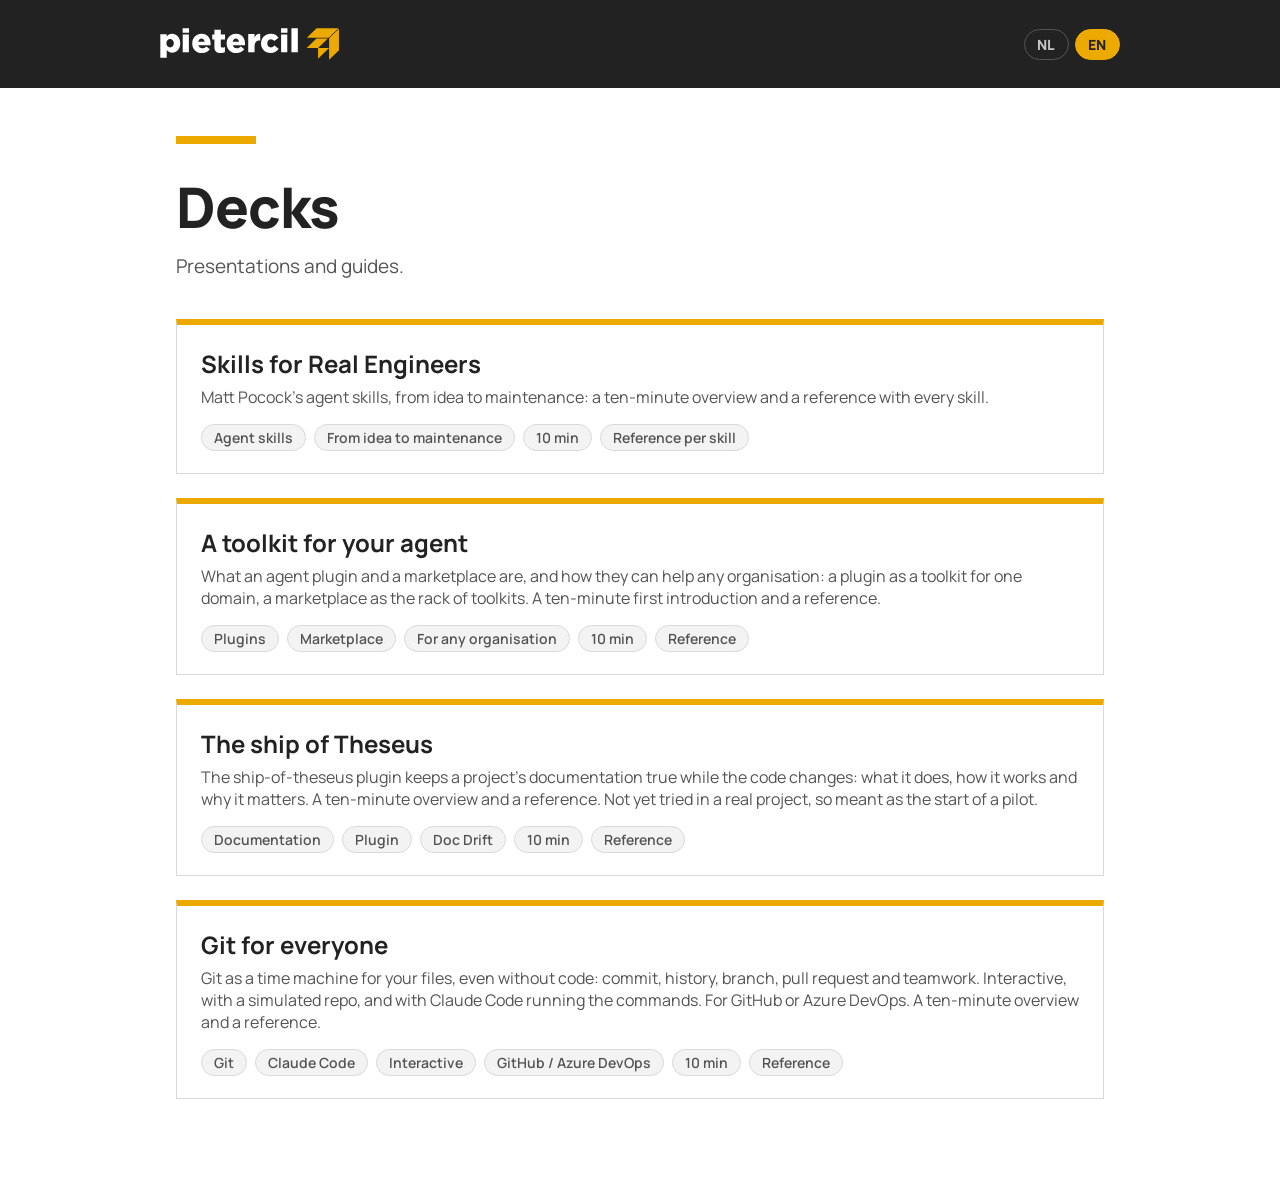
<file: index.html>
<!doctype html>
<html lang="nl">
<head>
<meta charset="utf-8">
<meta name="viewport" content="width=device-width, initial-scale=1">
<title>Decks | Pietercil</title>
<link rel="icon" href="_shared/favicon.svg" type="image/svg+xml">
<link rel="preconnect" href="https://fonts.googleapis.com">
<link rel="preconnect" href="https://fonts.gstatic.com" crossorigin>
<link rel="stylesheet" href="https://fonts.googleapis.com/css2?family=Manrope:wght@400;600;800&display=swap">
<style>
  :root { --brand: #eca900; --fg: #222; --dim: #545454; --line: #d9d9d9; --bg: #fff; --bg-2: #f3f3f3; }
  @media (prefers-color-scheme: dark) { :root { --fg: #f3f3f3; --dim: #c4c4c4; --line: #404040; --bg: #1b1b1b; --bg-2: #222; } }
  * { box-sizing: border-box; }
  body { margin: 0; background: var(--bg); color: var(--fg); font-family: Manrope, system-ui, sans-serif; }
  header { background: #222; color: #fff; padding: 28px 16px; }
  header .in, main { max-width: 960px; margin: 0 auto; }
  header .in { display: flex; align-items: center; justify-content: space-between; gap: 16px; }
  header svg { height: 32px; display: block; }
  .switch { display: flex; gap: 6px; }
  .switch button { font: inherit; font-size: 14px; font-weight: 800; letter-spacing: .04em; padding: 5px 12px; border: 1px solid #555; border-radius: 999px; background: transparent; color: #c4c4c4; cursor: pointer; transition: background .2s, border-color .2s; }
  .switch button:hover { border-color: var(--brand); color: #fff; }
  .switch button.on { background: var(--brand); border-color: var(--brand); color: #222; }
  main { padding: 48px 16px 80px; }
  h1 { font-size: clamp(36px, 6vw, 56px); font-weight: 800; letter-spacing: -.02em; margin: 0 0 8px; }
  h1::before { content: ""; display: block; width: 80px; height: 8px; background: var(--brand); margin-bottom: 24px; }
  p.lead { color: var(--dim); font-size: 19px; margin: 0 0 40px; }
  .deck + .deck { margin-top: 24px; }
  .deck { position: relative; border: 1px solid var(--line); border-top: 6px solid var(--brand); padding: 22px 24px; background: var(--bg); transition: border-color .2s; }
  .deck:hover { border-color: var(--brand); }
  .deck h2 { margin: 0 0 6px; font-size: 24px; }
  .deck h2 a { color: inherit; text-decoration: none; }
  /* The title link covers the whole card, so a click anywhere on it opens the deck. */
  .deck h2 a::after { content: ""; position: absolute; inset: 0; }
  .deck:hover h2 a, .deck h2 a:focus-visible { text-decoration: underline; text-decoration-color: var(--brand); text-underline-offset: 4px; }
  .deck p { margin: 0; color: var(--dim); }
  .tags { display: flex; gap: 8px; flex-wrap: wrap; margin: 16px 0 0; padding: 0; list-style: none; }
  .tags li { padding: 3px 12px; border: 1px solid var(--line); border-radius: 999px; background: var(--bg-2); font-size: 14px; font-weight: 600; color: var(--dim); }
  :focus-visible { outline: 3px solid var(--brand); outline-offset: 3px; }
</style>
</head>
<body>
<header>
  <div class="in">
    <div id="logo"></div>
    <div class="switch" role="group" aria-label="Taal / Language">
      <button type="button" data-lang="nl" lang="nl">NL</button>
      <button type="button" data-lang="en" lang="en">EN</button>
    </div>
  </div>
</header>
<main>
  <h1>Decks</h1>
  <p class="lead" data-t="lead"></p>
  <div class="deck">
    <h2><a data-deck="mattpocock-skills/" data-t="skills.title"></a></h2>
    <p data-t="skills.desc"></p>
    <ul class="tags" data-tags="skills"></ul>
  </div>
  <div class="deck">
    <h2><a data-deck="agent-plugins/" data-t="plugins.title"></a></h2>
    <p data-t="plugins.desc"></p>
    <ul class="tags" data-tags="plugins"></ul>
  </div>
  <div class="deck">
    <h2><a data-deck="ship-of-theseus/" data-t="theseus.title"></a></h2>
    <p data-t="theseus.desc"></p>
    <ul class="tags" data-tags="theseus"></ul>
  </div>
  <div class="deck">
    <h2><a data-deck="git-for-everyone/" data-t="git.title"></a></h2>
    <p data-t="git.desc"></p>
    <ul class="tags" data-tags="git"></ul>
  </div>
</main>
<script>window.DECK = {}; window.I18N = { nl: {} };</script>
<script src="_shared/helpers.js"></script>
<script>
document.getElementById('logo').innerHTML = DECK.h.logo(32).replace('var(--brand)', '#eca900');

const TEXT = {
  nl: {
    lead: 'Presentaties en handleidingen.',
    'skills.title': 'Skills for Real Engineers',
    'skills.desc': 'De agent skills van Matt Pocock, van idee tot onderhoud: een overzicht van tien minuten en een naslag met elke skill.',
    'skills.tags': ['Agent skills', 'Van idee tot onderhoud', '10 min', 'Naslag per skill'],
    'plugins.title': 'Een gereedschapskist voor je agent',
    'plugins.desc': 'Wat een agent plugin en een marketplace zijn, en hoe ze elke organisatie kunnen helpen: een plugin als gereedschapskist voor één domein, een marketplace als het rek met kisten. Een eerste kennismaking van tien minuten en een naslag.',
    'plugins.tags': ['Plugins', 'Marketplace', 'Voor elke organisatie', '10 min', 'Naslag'],
    'theseus.title': 'Het schip van Theseus',
    'theseus.desc': 'De plugin ship-of-theseus houdt de documentatie van een project waar terwijl de code verandert: wat hij doet, hoe hij werkt en waarom het ertoe doet. Een overzicht van tien minuten en een naslag. Nog niet beproefd in een echt project, dus bedoeld als aanzet voor een proefproject.',
    'theseus.tags': ['Documentatie', 'Plugin', 'Doc Drift', '10 min', 'Naslag'],
    'git.title': 'Git voor iedereen',
    'git.desc': 'Git als tijdmachine voor je bestanden, ook zonder code: commit, geschiedenis, branch, pull request en samenwerken. Interactief, met een gesimuleerde repo, en met Claude Code die de commando’s uitvoert. Voor GitHub of Azure DevOps. Een overzicht van tien minuten en een naslag.',
    'git.tags': ['Git', 'Claude Code', 'Interactief', 'GitHub / Azure DevOps', '10 min', 'Naslag'],
  },
  en: {
    lead: 'Presentations and guides.',
    'skills.title': 'Skills for Real Engineers',
    'skills.desc': 'Matt Pocock’s agent skills, from idea to maintenance: a ten-minute overview and a reference with every skill.',
    'skills.tags': ['Agent skills', 'From idea to maintenance', '10 min', 'Reference per skill'],
    'plugins.title': 'A toolkit for your agent',
    'plugins.desc': 'What an agent plugin and a marketplace are, and how they can help any organisation: a plugin as a toolkit for one domain, a marketplace as the rack of toolkits. A ten-minute first introduction and a reference.',
    'plugins.tags': ['Plugins', 'Marketplace', 'For any organisation', '10 min', 'Reference'],
    'theseus.title': 'The ship of Theseus',
    'theseus.desc': 'The ship-of-theseus plugin keeps a project’s documentation true while the code changes: what it does, how it works and why it matters. A ten-minute overview and a reference. Not yet tried in a real project, so meant as the start of a pilot.',
    'theseus.tags': ['Documentation', 'Plugin', 'Doc Drift', '10 min', 'Reference'],
    'git.title': 'Git for everyone',
    'git.desc': 'Git as a time machine for your files, even without code: commit, history, branch, pull request and teamwork. Interactive, with a simulated repo, and with Claude Code running the commands. For GitHub or Azure DevOps. A ten-minute overview and a reference.',
    'git.tags': ['Git', 'Claude Code', 'Interactive', 'GitHub / Azure DevOps', '10 min', 'Reference'],
  },
};

// Same order as the decks: ?lang=, then the site-wide choice (deck.lang, shared with every deck), then the browser, then NL.
const LANGS = Object.keys(TEXT);
const qs = new URLSearchParams(location.search);
const saved = (() => { try { return localStorage.getItem('deck.lang'); } catch (e) { return null; } })();
const fromBrowser = (navigator.languages || [navigator.language || 'nl']).map((l) => String(l).toLowerCase().split('-')[0]).find((l) => LANGS.includes(l));
const lang = [qs.get('lang'), saved, fromBrowser].find((l) => LANGS.includes(l)) || LANGS[0];

function setLang(l, remember = true) {
  if (remember) { try { localStorage.setItem('deck.lang', l); } catch (e) { /* storage unavailable */ } }
  const t = TEXT[l];
  document.documentElement.lang = l;
  document.querySelectorAll('[data-t]').forEach((el) => { el.textContent = t[el.dataset.t]; });
  document.querySelectorAll('[data-tags]').forEach((ul) => { ul.innerHTML = t[ul.dataset.tags + '.tags'].map((x) => `<li>${x}</li>`).join(''); });
  document.querySelectorAll('[data-deck]').forEach((a) => { a.href = a.dataset.deck + '?lang=' + l; a.hreflang = l; });
  document.querySelectorAll('[data-lang]').forEach((b) => { b.classList.toggle('on', b.dataset.lang === l); b.setAttribute('aria-pressed', b.dataset.lang === l); });
  if (qs.has('lang')) { qs.set('lang', l); history.replaceState(null, '', location.pathname + '?' + qs); }
}
document.querySelectorAll('[data-lang]').forEach((b) => b.addEventListener('click', () => setLang(b.dataset.lang)));
// A ?lang= link is a choice too; a guess from the browser is not stored.
setLang(lang, lang === qs.get('lang') || lang === saved);
</script>
</body>
</html>
</file>
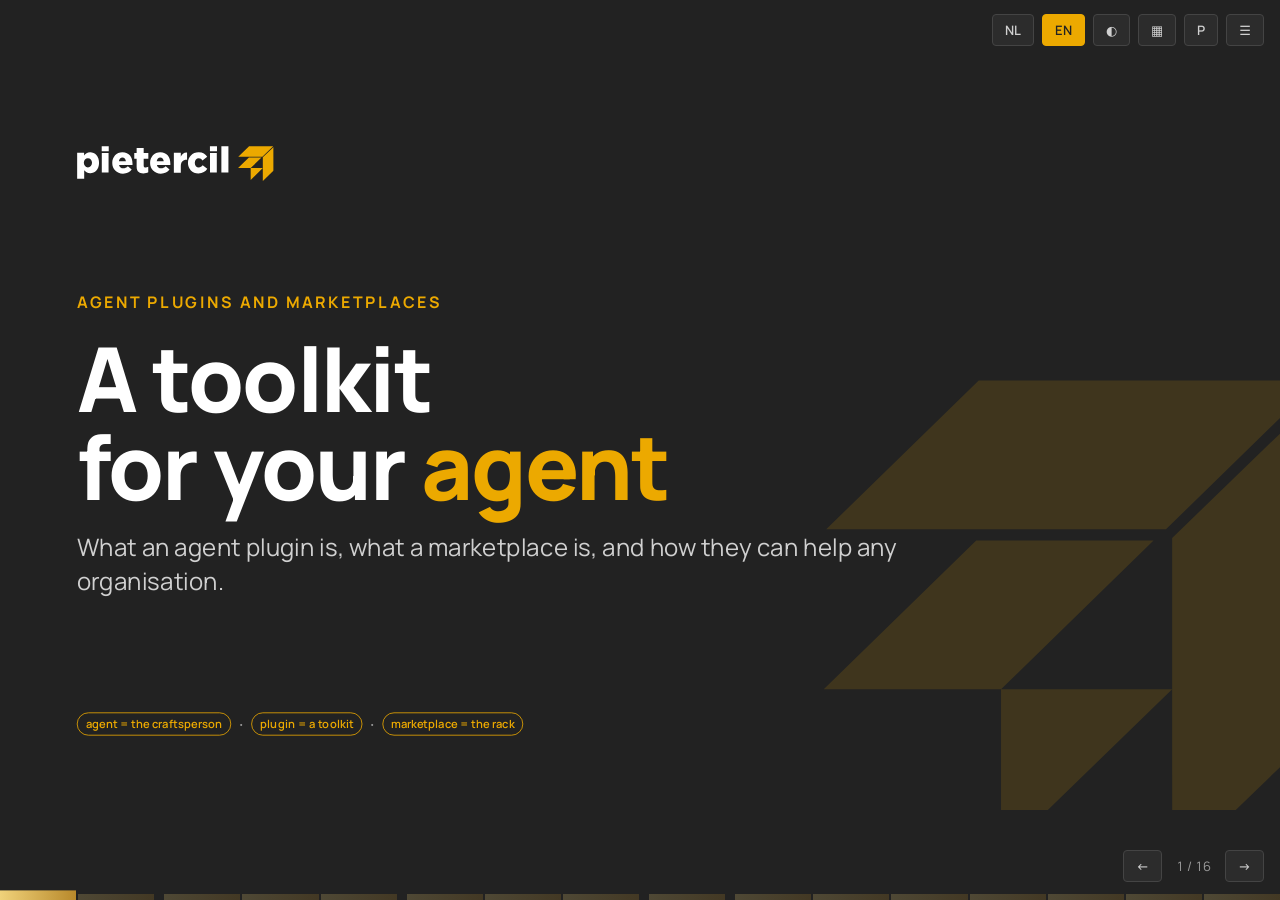
<file: agent-plugins/index.html>
<!doctype html>
<html lang="nl">
<head>
<meta charset="utf-8">
<meta name="viewport" content="width=device-width, initial-scale=1, viewport-fit=cover">
<title>Een gereedschapskist voor je agent | Decks</title>
<link rel="icon" href="../_shared/favicon.svg" type="image/svg+xml">
<meta name="theme-color" content="#222222">
<link rel="preconnect" href="https://fonts.googleapis.com">
<link rel="preconnect" href="https://fonts.gstatic.com" crossorigin>
<link rel="stylesheet" href="https://fonts.googleapis.com/css2?family=Manrope:wght@400;500;600;700;800&family=JetBrains+Mono:wght@400;500;600&display=swap">
<link rel="stylesheet" href="../_shared/deck.css?v=11">
<link rel="stylesheet" href="css/agent-plugins.css?v=8">
</head>
<body>
<div id="viewport"><div class="stage" id="stage"></div></div>

<div class="chrome" id="topbar">
  <button id="themeBtn">◐</button>
  <button id="ovBtn">▦</button>
  <button id="prBtn">P</button>
</div>
<div class="chrome" id="navbar">
  <button id="prevBtn" aria-label="←">←</button>
  <span class="count" id="count">1 / 1</span>
  <button id="nextBtn" aria-label="→">→</button>
</div>
<div id="progress"></div>
<div id="overview" hidden></div>
<div id="blackout" hidden></div>
<div id="rotate" hidden><span id="rotateTxt"></span><button id="rotateBtn" aria-label="Sluiten">✕</button></div>

<script src="i18n/nl.js?v=5"></script>
<script src="i18n/en.js?v=5"></script>
<script src="js/terms.js?v=2"></script>
<script src="../_shared/helpers.js?v=11"></script>
<script src="js/slides.js?v=8"></script>
<script src="../_shared/engine.js?v=13"></script>
</body>
</html>
</file>
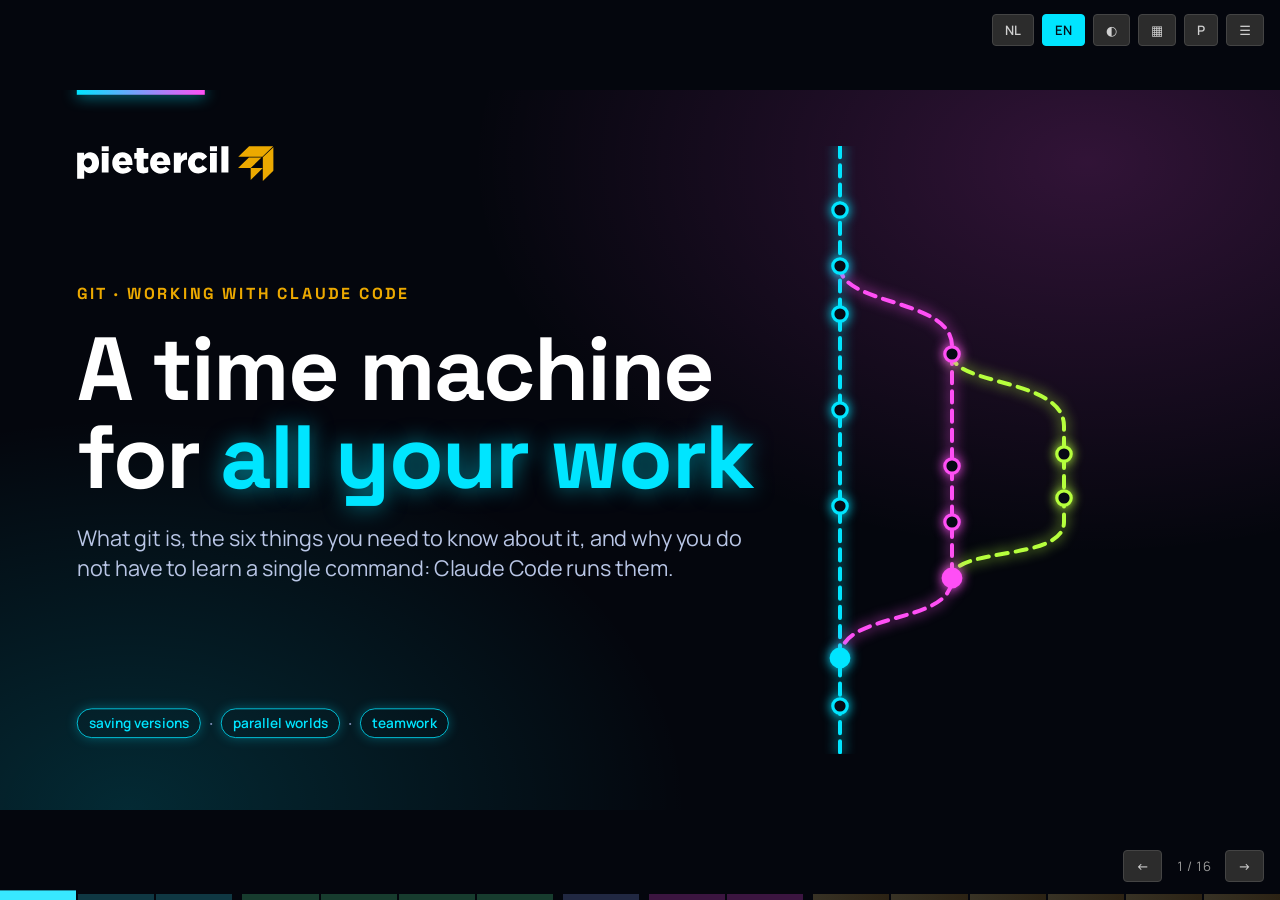
<file: git-for-everyone/index.html>
<!doctype html>
<html lang="nl">
<head>
<meta charset="utf-8">
<meta name="viewport" content="width=device-width, initial-scale=1, viewport-fit=cover">
<title>Git voor iedereen | Decks</title>
<link rel="icon" href="../_shared/favicon.svg" type="image/svg+xml">
<meta name="theme-color" content="#05070f">
<link rel="preconnect" href="https://fonts.googleapis.com">
<link rel="preconnect" href="https://fonts.gstatic.com" crossorigin>
<link rel="stylesheet" href="https://fonts.googleapis.com/css2?family=Manrope:wght@400;500;600;700;800&family=Space+Grotesk:wght@500;600;700&family=JetBrains+Mono:wght@400;500;600&display=swap">
<link rel="stylesheet" href="../_shared/deck.css?v=11">
<link rel="stylesheet" href="css/git-for-everyone.css?v=5">
</head>
<body>
<div id="viewport"><div class="stage" id="stage"></div></div>

<div class="chrome" id="topbar">
  <button id="themeBtn">◐</button>
  <button id="ovBtn">▦</button>
  <button id="prBtn">P</button>
</div>
<div class="chrome" id="navbar">
  <button id="prevBtn" aria-label="←">←</button>
  <span class="count" id="count">1 / 1</span>
  <button id="nextBtn" aria-label="→">→</button>
</div>
<div id="progress"></div>
<div id="overview" hidden></div>
<div id="blackout" hidden></div>
<div id="rotate" hidden><span id="rotateTxt"></span><button id="rotateBtn" aria-label="Sluiten">✕</button></div>

<script src="i18n/nl.js?v=5"></script>
<script src="i18n/en.js?v=5"></script>
<script src="js/terms.js?v=2"></script>
<script src="../_shared/helpers.js?v=11"></script>
<script src="js/sim.js?v=3"></script>
<script src="js/slides.js?v=5"></script>
<script src="../_shared/engine.js?v=15"></script>
</body>
</html>
</file>
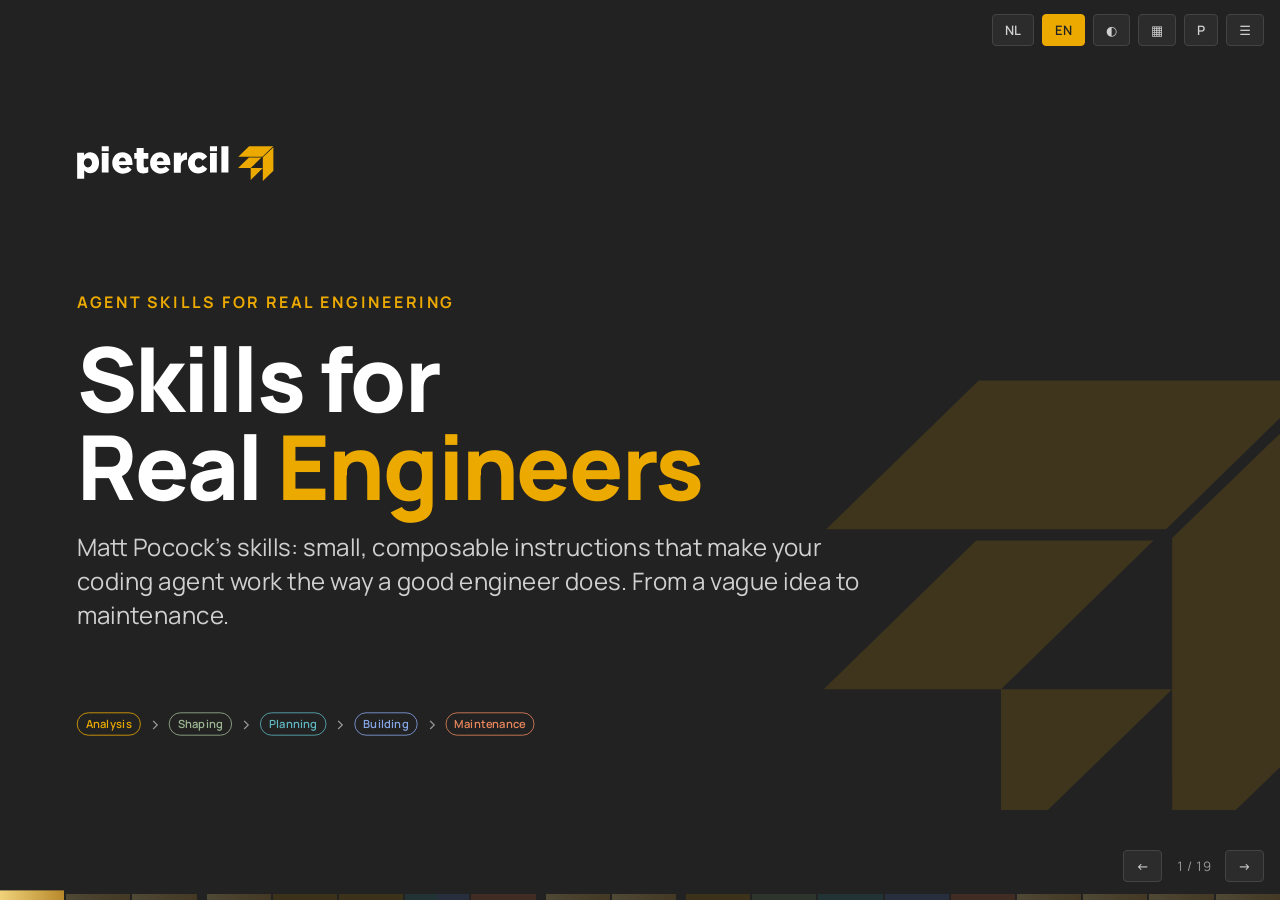
<file: mattpocock-skills/index.html>
<!doctype html>
<html lang="nl">
<head>
<meta charset="utf-8">
<meta name="viewport" content="width=device-width, initial-scale=1, viewport-fit=cover">
<title>Skills for Real Engineers | Decks</title>
<link rel="icon" href="../_shared/favicon.svg" type="image/svg+xml">
<meta name="theme-color" content="#222222">
<link rel="preconnect" href="https://fonts.googleapis.com">
<link rel="preconnect" href="https://fonts.gstatic.com" crossorigin>
<link rel="stylesheet" href="https://fonts.googleapis.com/css2?family=Manrope:wght@400;500;600;700;800&family=JetBrains+Mono:wght@400;500;600&display=swap">
<link rel="stylesheet" href="../_shared/deck.css?v=11">
</head>
<body>
<div id="viewport"><div class="stage" id="stage"></div></div>

<div class="chrome" id="topbar">
  <button id="themeBtn">◐</button>
  <button id="ovBtn">▦</button>
  <button id="prBtn">P</button>
</div>
<div class="chrome" id="navbar">
  <button id="prevBtn" aria-label="←">←</button>
  <span class="count" id="count">1 / 1</span>
  <button id="nextBtn" aria-label="→">→</button>
</div>
<div id="progress"></div>
<div id="overview" hidden></div>
<div id="blackout" hidden></div>
<div id="rotate" hidden><span id="rotateTxt"></span><button id="rotateBtn" aria-label="Sluiten">✕</button></div>

<script src="i18n/nl.js?v=11"></script>
<script src="i18n/en.js?v=11"></script>
<script src="js/skills.js?v=12"></script>
<script src="../_shared/helpers.js?v=11"></script>
<script src="js/slides.js?v=11"></script>
<script src="../_shared/engine.js?v=13"></script>
</body>
</html>
</file>
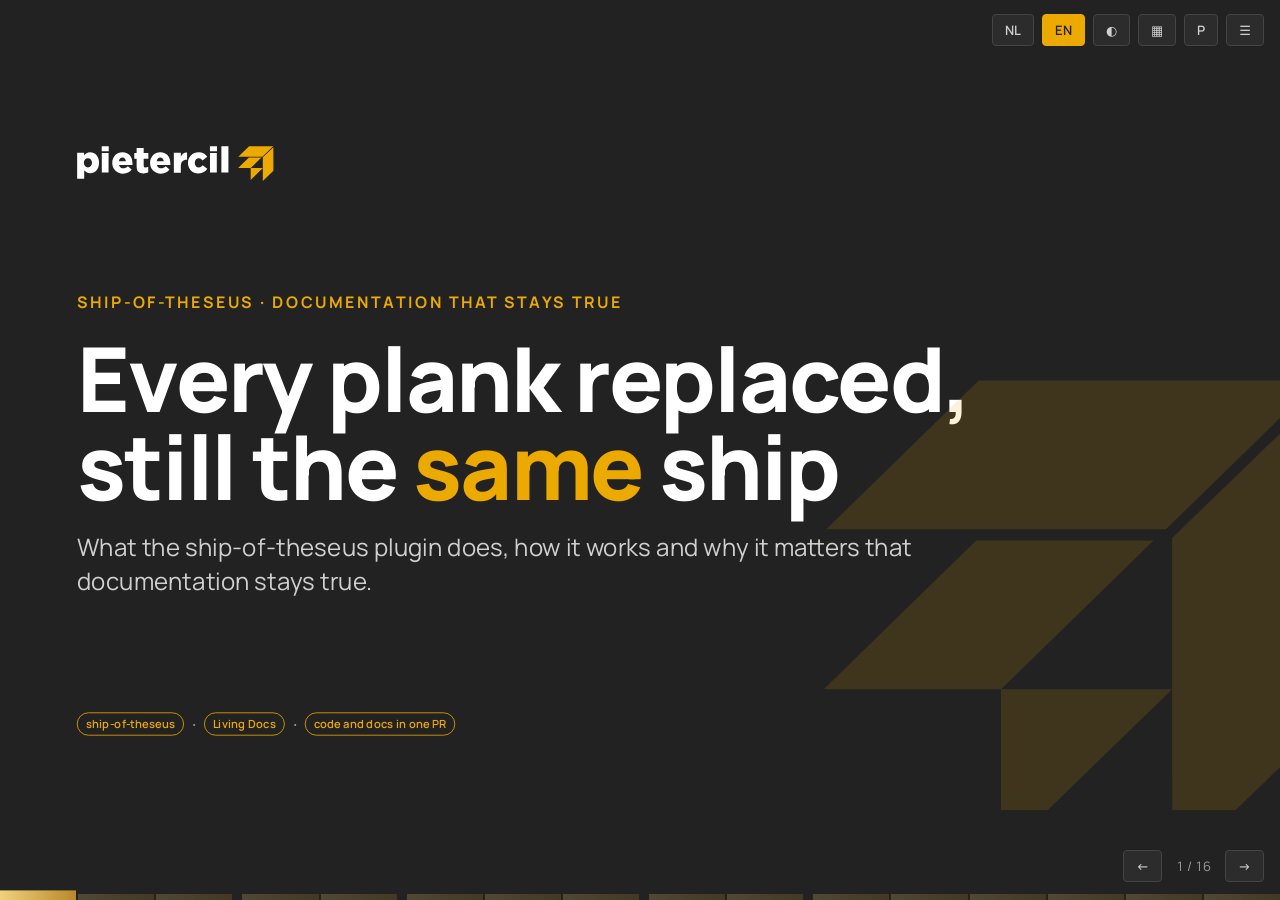
<file: ship-of-theseus/index.html>
<!doctype html>
<html lang="nl">
<head>
<meta charset="utf-8">
<meta name="viewport" content="width=device-width, initial-scale=1, viewport-fit=cover">
<title>Het schip van Theseus | Decks</title>
<link rel="icon" href="../_shared/favicon.svg" type="image/svg+xml">
<meta name="theme-color" content="#222222">
<link rel="preconnect" href="https://fonts.googleapis.com">
<link rel="preconnect" href="https://fonts.gstatic.com" crossorigin>
<link rel="stylesheet" href="https://fonts.googleapis.com/css2?family=Manrope:wght@400;500;600;700;800&family=JetBrains+Mono:wght@400;500;600&display=swap">
<link rel="stylesheet" href="../_shared/deck.css?v=11">
<link rel="stylesheet" href="css/ship-of-theseus.css?v=4">
</head>
<body>
<div id="viewport"><div class="stage" id="stage"></div></div>

<div class="chrome" id="topbar">
  <button id="themeBtn">◐</button>
  <button id="ovBtn">▦</button>
  <button id="prBtn">P</button>
</div>
<div class="chrome" id="navbar">
  <button id="prevBtn" aria-label="←">←</button>
  <span class="count" id="count">1 / 1</span>
  <button id="nextBtn" aria-label="→">→</button>
</div>
<div id="progress"></div>
<div id="overview" hidden></div>
<div id="blackout" hidden></div>
<div id="rotate" hidden><span id="rotateTxt"></span><button id="rotateBtn" aria-label="Sluiten">✕</button></div>

<script src="i18n/nl.js?v=4"></script>
<script src="i18n/en.js?v=4"></script>
<script src="js/terms.js?v=2"></script>
<script src="../_shared/helpers.js?v=11"></script>
<script src="js/slides.js?v=1"></script>
<script src="../_shared/engine.js?v=13"></script>
</body>
</html>
</file>
<file: _shared/deck.css>
/* Shared deck styles in Pietercil branding: Manrope, mustard yellow on white, #222 for ink and dark slabs.
   Layout: a fixed 1600×900 stage scaled to fit. Light is the default; dark via data-theme="dark". */
:root {
  color-scheme: light;
  --brand: #eca900;          /* Pietercil yellow: fills, bars, the logo mark */
  --brand-ink: #9a6e00;      /* the same yellow, dark enough for text on white */
  --bg: #ffffff;
  --bg-2: #f3f3f3;
  --panel: #ffffff;
  --line: #d9d9d9;
  --fg: #222222;
  --fg-dim: #545454;
  --fg-faint: #8a8a8a;
  --ok: #4f7a45;
  --bad: #c73434;
  --slab: #222222;           /* dark slabs (title, closing), the same in both themes */
  --slab-fg: #ffffff;
  --st-analysis: #9a6e00;
  --st-shaping: #5d7a52;
  --st-planning: #24727e;
  --st-development: #3b5c9e;
  --st-maintenance: #b0512b;
  --st-core: #545454;
  --term-bg: #222222;
  --term-fg: #f3f3f3;
  --gold: #c9a24a;                                         /* general slides in the progress bar */
  --gold-fill: linear-gradient(90deg, #f0d27a, #b8892b);
  --shadow: 0 30px 60px -30px rgba(0,0,0,.3);
  --f-body: "Manrope", "Nunito Sans", "Avenir Next", "Segoe UI", system-ui, sans-serif;
  --f-mono: "JetBrains Mono", ui-monospace, "SF Mono", Menlo, Consolas, monospace;
}
:root[data-theme="dark"] {
  color-scheme: dark;
  --brand-ink: #eca900;
  --bg: #1b1b1b; --bg-2: #222222; --panel: #262626; --line: #404040;
  --fg: #f3f3f3; --fg-dim: #c4c4c4; --fg-faint: #8a8a8a;
  --ok: #8fbf82; --bad: #ff6b6b;
  --slab: #111111;
  --st-analysis: #eca900; --st-shaping: #9db893; --st-planning: #5fb7c2;
  --st-development: #86a6e8; --st-maintenance: #e8865c; --st-core: #c4c4c4;
  --term-bg: #111111;
  --shadow: 0 30px 80px -30px rgba(0,0,0,.7);
}

* { box-sizing: border-box; }
html, body { height: 100%; margin: 0; }
body { background: var(--bg); color: var(--fg); font-family: var(--f-body); overflow: hidden; -webkit-font-smoothing: antialiased; }
button { font: inherit; color: inherit; }
a { color: inherit; }
:focus-visible { outline: 3px solid var(--brand); outline-offset: 3px; }

/* ---------- viewport & stage ---------- */
#viewport { position: fixed; inset: 0; overflow: hidden; touch-action: pan-y; transition: background .3s; }
/* The page around the 16:9 stage takes the slide's own background, so there are no side bands. */
body.on-dark #viewport { background: var(--slab); }
body.on-dark .chrome button:not(.on) { background: #2c2c2c; border-color: #444; color: #d0d0d0; }
body.on-dark .chrome .count { color: #9a9a9a; }
#viewport .stage { position: absolute; left: 50%; top: 50%; transform-origin: center center; }
.stage { width: 1600px; height: 900px; position: relative; flex: none; transform-origin: center center; overflow: hidden; background: var(--bg); }
/* Signature: a short yellow bar top-left and the logo mark bottom-right, like the site header's accent. */
.stage::before { content: ""; position: absolute; left: 96px; top: 0; width: 120px; height: 10px; background: var(--brand); }
.stage::after {
  content: ""; position: absolute; right: 40px; bottom: 34px; width: 34px; height: 33px; opacity: .9;
  background: var(--brand);
  -webkit-mask: url("mark.svg") center / contain no-repeat; mask: url("mark.svg") center / contain no-repeat;
}
.stage.dark-slide {
  background: var(--slab); color: var(--slab-fg); --fg: #ffffff; --fg-dim: #d0d0d0; --fg-faint: #9a9a9a; --line: #444; --panel: #2c2c2c; --brand-ink: #eca900;
  --st-analysis: #eca900; --st-shaping: #9db893; --st-planning: #5fb7c2; --st-development: #86a6e8; --st-maintenance: #e8865c; --st-core: #d0d0d0;
}
.stage.dark-slide::before, .stage.dark-slide::after { display: none; }

/* ---------- slide typography ---------- */
.slide { position: absolute; inset: 0; padding: 70px 96px 90px; display: flex; flex-direction: column; gap: 26px; font-size: 24px; line-height: 1.45; }
.slide > * { flex-shrink: 0; }
.slide > .fill { flex-shrink: 1; }
.eyebrow { font-size: 18px; font-weight: 700; letter-spacing: .14em; text-transform: uppercase; color: var(--c, var(--fg-dim)); }
h1, h2, h3 { margin: 0; text-wrap: balance; letter-spacing: -.02em; }
h1 { font-size: 112px; line-height: .98; font-weight: 800; }
h2 { font-size: 56px; line-height: 1.08; font-weight: 800; }
h3 { font-size: 28px; line-height: 1.2; font-weight: 700; letter-spacing: -.01em; }
h2 em, h1 em { font-style: normal; color: var(--brand); }
p { margin: 0; }
.lead { font-size: 30px; line-height: 1.4; color: var(--fg-dim); max-width: 1200px; }
.dim { color: var(--fg-dim); }
.faint { color: var(--fg-faint); }
.small { font-size: 20px; }
.xs { font-size: 17px; }
.mono { font-family: var(--f-mono); }
code { font-family: var(--f-mono); font-size: .85em; background: color-mix(in srgb, var(--fg) 8%, transparent); padding: .08em .35em; border-radius: 6px; }
b, strong { font-weight: 700; color: var(--fg); }
ul.clean { list-style: none; padding: 0; margin: 0; display: grid; gap: 12px; }
ul.clean li { position: relative; padding-left: 30px; }
ul.clean li::before { content: ""; position: absolute; left: 2px; top: .5em; width: 12px; height: 12px; background: var(--c, var(--brand)); clip-path: polygon(30% 0, 100% 0, 70% 100%, 0 100%); }

.grid { display: grid; gap: 26px; min-height: 0; }
.g2 { grid-template-columns: 1fr 1fr; }
.g3 { grid-template-columns: repeat(3, 1fr); }
.g4 { grid-template-columns: repeat(4, 1fr); }
.fill { flex: 1; min-height: 0; }
.row { display: flex; gap: 14px; align-items: center; flex-wrap: wrap; }
.stack { display: flex; flex-direction: column; gap: 14px; min-width: 0; }
.mt-auto { margin-top: auto; }

.panel { background: var(--panel); border: 1px solid var(--line); border-radius: 4px; padding: 24px 26px; display: flex; flex-direction: column; gap: 12px; min-width: 0; }
.panel.top { border-top: 6px solid var(--c, var(--brand)); }
.panel.soft { background: var(--bg-2); border-color: transparent; }
.label { font-size: 15px; font-weight: 700; letter-spacing: .12em; text-transform: uppercase; color: var(--fg-faint); }
.tag { display: inline-flex; align-items: center; gap: 6px; font-size: 14px; font-weight: 600; padding: 3px 10px; border-radius: 999px; border: 1px solid var(--line); color: var(--fg-dim); white-space: nowrap; }
.tag.user { border-color: var(--brand); color: var(--brand-ink); }
.tag.model { border-color: var(--fg-faint); color: var(--fg-dim); border-style: dashed; }
.tag.concept { font-style: italic; }

/* ---------- skill chips ---------- */
.chip {
  --cc: var(--c, var(--st-core));
  display: inline-flex; align-items: center; gap: 6px; font-family: var(--f-mono); font-size: 19px; font-weight: 500;
  padding: 6px 12px; border-radius: 4px; cursor: pointer; color: var(--cc);
  background: color-mix(in srgb, var(--cc) 10%, transparent); border: 1px solid color-mix(in srgb, var(--cc) 45%, transparent);
  transition: transform .15s, background .2s; white-space: nowrap;
}
.chip:hover { transform: translateY(-2px); background: color-mix(in srgb, var(--cc) 20%, transparent); }
.chip.model::after { content: "◦"; opacity: .7; }
.chip.big { font-size: 26px; padding: 9px 16px; }
.chip.sm { font-size: 16px; padding: 3px 9px; }
.panel > .chip, .step > .chip, .stack > .chip { align-self: flex-start; }
.fm .chip.sm { font-size: 13.5px; }

/* ---------- fragments ---------- */
[data-f] { transition: opacity .45s ease, transform .45s ease; }
[data-f]:not(.on) { opacity: 0; transform: translateY(14px); pointer-events: none; }
.stage.all [data-f] { opacity: 1; transform: none; pointer-events: auto; }

/* ---------- title / closing slabs ---------- */
.logo { display: block; width: auto; color: var(--fg); align-self: flex-start; flex: none; }
.dark-slide .logo { color: #fff; }
.slab-mark { position: absolute; right: -60px; bottom: -80px; height: 620px; opacity: .14; pointer-events: none; }
.kicker { font-size: 20px; font-weight: 700; letter-spacing: .16em; text-transform: uppercase; color: var(--brand); }

/* ---------- lifecycle map ---------- */
.map { display: grid; gap: 14px; }
.map-col {
  --c: var(--st); position: relative; padding: 18px 16px 20px; min-height: 300px;
  background: color-mix(in srgb, var(--st) 6%, var(--panel)); border: 1px solid color-mix(in srgb, var(--st) 25%, var(--line));
  border-top: 6px solid var(--st); border-radius: 4px; display: flex; flex-direction: column; gap: 10px;
}
.map-col .n { font-size: 15px; font-weight: 800; color: var(--st); }
.map-col h4 { margin: 0; font-size: 26px; font-weight: 800; color: var(--st); letter-spacing: -.01em; }
.map-col .sub { font-size: 16px; color: var(--fg-dim); line-height: 1.35; min-height: 44px; }
.map-col .chips { display: flex; flex-direction: column; gap: 8px; align-items: flex-start; }
.map-col .chip { font-size: 16px; padding: 4px 9px; }
.map-col:not(:last-child)::after { content: "›"; position: absolute; right: -13px; top: 22px; font-size: 26px; font-weight: 800; color: var(--fg-faint); }
.map-under { display: grid; grid-template-columns: 1fr 1fr; gap: 14px; margin-top: 4px; }
.map-under .band { border: 1px dashed var(--line); border-radius: 4px; padding: 10px 14px; display: flex; align-items: center; gap: 10px; flex-wrap: wrap; }
.map-under .chip { font-size: 16px; padding: 4px 9px; }

/* ---------- flow (steps with arrows) ---------- */
.flow { display: flex; align-items: stretch; gap: 0; }
.flow .step { flex: 1; padding: 20px 20px 22px; background: var(--panel); border: 1px solid var(--line); border-top: 6px solid var(--c); display: flex; flex-direction: column; gap: 10px; position: relative; min-width: 0; }
.flow .step + .step { margin-left: 30px; }
.flow .step + .step::before { content: "→"; position: absolute; left: -26px; top: 50%; transform: translateY(-50%); color: var(--fg-faint); font-size: 22px; font-weight: 800; }
.flow .step p { font-size: 20px; color: var(--fg-dim); }
.flow .step .label { color: var(--c); }

/* ---------- code file / terminal ---------- */
.file { background: var(--term-bg); color: var(--term-fg); border-radius: 4px; font-family: var(--f-mono); font-size: 17px; line-height: 1.5; overflow: hidden; display: flex; flex-direction: column; min-width: 0; }
.file .fname { padding: 10px 16px; border-bottom: 1px solid #3a3a3a; color: #9a9a9a; font-size: 14px; display: flex; justify-content: space-between; gap: 12px; }
.file pre { margin: 0; padding: 16px 18px; white-space: pre-wrap; font: inherit; }
.file .k { color: #eca900; } .file .s { color: #b9d3ad; } .file .c { color: #8a8a8a; } .file .p { color: #9a9a9a; }

/* ---------- callouts, quotes ---------- */
.callout { display: flex; gap: 14px; align-items: center; padding: 14px 20px; border-left: 6px solid var(--c, var(--brand)); background: color-mix(in srgb, var(--c, var(--brand)) 10%, transparent); font-size: 22px; }
.callout.sm { font-size: 19px; padding: 10px 16px; }
.quote { font-size: 21px; color: var(--fg-dim); border-left: 3px solid var(--line); padding-left: 14px; font-style: italic; }
.quote cite { display: block; font-style: normal; font-size: 16px; color: var(--fg-faint); margin-top: 4px; }

/* ---------- failure modes (slide 2) ---------- */
.fm { display: flex; flex-direction: column; gap: 12px; }
.fm .num { font-size: 64px; font-weight: 800; line-height: 1; color: var(--brand); }
.fm .sym { font-size: 20px; color: var(--fg-dim); min-height: 88px; }
.fm .fix { border-top: 1px solid var(--line); padding-top: 12px; display: flex; flex-direction: column; gap: 8px; }
.fm .fix b { font-size: 21px; }

/* ---------- decision tree (cheat sheet) ---------- */
.dt { display: grid; grid-template-columns: 1fr auto; gap: 0; align-content: start; align-items: stretch; }
.dt .q { display: flex; align-items: center; font-size: 20px; padding: 7px 0; border-bottom: 1px solid var(--line); }
.dt .a { display: flex; align-items: center; gap: 8px; justify-content: flex-end; flex-wrap: wrap; padding: 5px 0 5px 22px; border-bottom: 1px solid var(--line); }
.dt .a .chip { font-size: 16px; padding: 3px 9px; }

/* ---------- skill card (modal and reference slides) ---------- */
.card { display: flex; flex-direction: column; gap: 14px; min-width: 0; }
.card .top { display: flex; align-items: center; gap: 14px; flex-wrap: wrap; }
.card h3 { font-family: var(--f-mono); font-weight: 600; color: var(--c); font-size: 38px; letter-spacing: -.01em; }
.card .top .btn { margin-left: auto; }
.card .purpose { font-size: 24px; line-height: 1.4; }
.card dl { display: grid; grid-template-columns: 170px 1fr; gap: 10px 20px; margin: 0; font-size: 20px; }
.card dt { font-size: 14px; font-weight: 700; letter-spacing: .1em; text-transform: uppercase; color: var(--fg-faint); padding-top: 4px; }
.card dd { margin: 0; color: var(--fg-dim); }
.card dd .chip { font-size: 15px; padding: 3px 8px; margin: 0 6px 6px 0; }
.card.compact { background: var(--panel); border: 1px solid var(--line); border-top: 5px solid var(--c); border-radius: 4px; padding: 18px 20px; gap: 10px; }
.card.compact h3 { font-size: 24px; }
.card.compact .tag { font-size: 13px; padding: 1px 8px; }
.card.compact .purpose { font-size: 17px; line-height: 1.4; color: var(--fg); }
.card.compact dl { grid-template-columns: 118px 1fr; gap: 5px 12px; font-size: 16px; line-height: 1.35; }
.card.compact dt { font-size: 12px; padding-top: 3px; }
.card.compact dd { font-family: inherit; }
.ref { display: grid; grid-template-columns: repeat(3, 1fr); gap: 16px; align-content: start; }

/* ---------- terms: a dotted underline means "click for an explanation" ---------- */
button.term { font: inherit; color: inherit; background: none; border: 0; padding: 0; cursor: help; text-align: inherit;
  text-decoration: underline dotted var(--gold) 2px; text-underline-offset: .22em; }
button.term:hover, button.term:focus-visible { text-decoration-style: solid; background: color-mix(in srgb, var(--gold) 14%, transparent); }
button.term.tag { padding: 3px 10px; border: 1px solid var(--line); font-size: 14px; }
.term-modal .card h3 { font-family: var(--f-body); font-weight: 800; color: var(--fg); }
.term-modal dd a { color: var(--brand-ink); }
.gloss { display: grid; grid-template-columns: 1fr 1fr; gap: 18px 40px; align-content: start; }
.gloss .g { display: flex; flex-direction: column; gap: 4px; padding-top: 12px; border-top: 3px solid var(--gold); }
.gloss .g b { font-size: 21px; font-weight: 800; }
.gloss .g p { font-size: 16.5px; line-height: 1.4; color: var(--fg); }
.gloss .g span { font-size: 14px; color: var(--fg-faint); }

/* ---------- modal ---------- */
.modal-wrap { position: absolute; inset: 0; background: color-mix(in srgb, var(--bg) 70%, transparent); backdrop-filter: blur(6px); display: grid; place-items: center; z-index: 20; animation: fade .25s both; }
.modal { width: 1000px; background: var(--panel); border: 1px solid var(--line); border-top: 8px solid var(--c); border-radius: 4px; padding: 36px 42px; box-shadow: var(--shadow); color: var(--fg); animation: pop .35s cubic-bezier(.3,.7,.2,1.2) both; }
.btn { background: var(--panel); border: 1px solid var(--line); border-radius: 4px; padding: 7px 14px; cursor: pointer; font-size: 17px; transition: background .2s; }
.btn:hover { background: var(--bg-2); }
@keyframes fade { from { opacity: 0; } }
@keyframes pop { from { opacity: 0; transform: translateY(20px) scale(.97); } }

/* ---------- chrome (outside the stage) ---------- */
.chrome { position: fixed; z-index: 30; display: flex; gap: 8px; align-items: center; transition: opacity .4s; }
body.idle .chrome { opacity: 0; }
#topbar { top: calc(14px + env(safe-area-inset-top, 0px)); right: 16px; }
#navbar { bottom: calc(18px + env(safe-area-inset-bottom, 0px)); right: 16px; }
.chrome button { background: color-mix(in srgb, var(--panel) 85%, transparent); border: 1px solid var(--line); border-radius: 4px; padding: 6px 12px; cursor: pointer; font-size: 13px; font-weight: 600; color: var(--fg-dim); }
.chrome button.on { color: #222; background: var(--brand); border-color: var(--brand); }
.chrome .count { font-size: 13px; color: var(--fg-faint); padding: 0 6px; font-variant-numeric: tabular-nums; }
#progress { position: fixed; left: 0; right: 0; bottom: 0; height: 6px; display: flex; gap: 2px; z-index: 30; }
#progress .seg { flex: 1; background: var(--fill); cursor: pointer; transition: opacity .4s, transform .3s; transform-origin: bottom; }
#progress .seg.ch-start { margin-left: 8px; }
#progress .seg.todo { opacity: .22; }
#progress .seg.cur { transform: scaleY(1.6); }
#progress .seg:hover { opacity: 1; }
#blackout { position: fixed; inset: 0; background: #000; z-index: 50; }
@media (pointer: coarse) { .chrome button { min-width: 40px; min-height: 40px; font-size: 14px; } }
#rotate { position: fixed; z-index: 35; left: 16px; right: 16px; bottom: calc(76px + env(safe-area-inset-bottom, 0px)); display: flex; align-items: center; gap: 12px; padding: 12px 14px; border-radius: 4px; background: var(--panel); border: 1px solid var(--line); color: var(--fg); font-size: 15px; box-shadow: var(--shadow); }
#rotate span { flex: 1; min-width: 0; }
#rotate button { background: none; border: 1px solid var(--line); border-radius: 4px; padding: 6px 10px; cursor: pointer; color: var(--fg-dim); }
#rotate[hidden] { display: none; }
@media not ((orientation: portrait) and (max-width: 700px)) { #rotate { display: none; } }

/* ---------- overview ---------- */
#overview { position: fixed; inset: 0; z-index: 40; background: var(--bg-2); overflow: auto; padding: 60px 16px 40px; }
#overview .og { display: grid; grid-template-columns: repeat(auto-fill, minmax(288px, 1fr)); gap: 18px; max-width: 1700px; margin: 0 auto; }
#overview .th { cursor: pointer; border-radius: 4px; overflow: hidden; border: 2px solid var(--line); background: var(--bg); position: relative; aspect-ratio: 16/9; max-width: 100%; }
#overview .th.cur { border-color: var(--brand); }
#overview .th .stage { position: absolute; top: 0; left: 0; transform-origin: 0 0; pointer-events: none; }
#overview .th .n { position: absolute; left: 8px; bottom: 6px; font-size: 12px; font-weight: 600; color: var(--fg-dim); z-index: 2; background: var(--bg); padding: 1px 6px; border-radius: 4px; }

/* ---------- presenter ---------- */
body.presenter { overflow: auto; background: var(--bg); }
#presenter { display: grid; grid-template-columns: 1.4fr 1fr; grid-template-rows: auto 1fr; gap: 20px; padding: 64px 20px 20px; height: 100%; }
#presenter .pv { position: relative; border: 1px solid var(--line); border-radius: 4px; overflow: hidden; aspect-ratio: 16/9; background: var(--bg); max-width: 100%; }
#presenter .pv .stage { position: absolute; top: 0; left: 0; transform-origin: 0 0; }
#presenter .side { display: flex; flex-direction: column; gap: 16px; min-width: 0; }
#presenter .clock { display: flex; gap: 24px; align-items: baseline; }
#presenter .clock .big { font-size: 56px; font-weight: 800; font-variant-numeric: tabular-nums; }
#presenter .pace { font-size: 18px; font-weight: 600; }
#presenter .pace.ahead { color: var(--ok); } #presenter .pace.behind { color: var(--bad); }
#presenter .notes { grid-column: 1 / -1; font-size: 26px; line-height: 1.5; background: var(--bg-2); border-radius: 4px; padding: 24px 28px; overflow: auto; min-height: 0; }
#presenter .notes .ch { font-size: 14px; font-weight: 700; color: var(--fg-faint); letter-spacing: .1em; text-transform: uppercase; margin-bottom: 10px; }
#presenter .nextlbl { font-size: 13px; font-weight: 700; color: var(--fg-faint); letter-spacing: .1em; text-transform: uppercase; }
#presenter .pbtns { display: flex; gap: 8px; flex-wrap: wrap; }
@media (max-width: 1000px) {
  #presenter { grid-template-columns: 1fr; grid-template-rows: auto; height: auto; }
  #presenter .pv#pvNext { width: 100% !important; }
  #presenter .notes { font-size: 20px; }
}

/* ---------- menu (☰ or ?) and the handout badge ---------- */
#menu { position: fixed; top: calc(56px + env(safe-area-inset-top, 0px)); right: 16px; z-index: 45; }
#menu[hidden] { display: none; }
.menu-in { width: 320px; background: var(--panel); border: 1px solid var(--line); border-top: 6px solid var(--brand); border-radius: 4px; box-shadow: var(--shadow); padding: 14px 14px 12px; display: flex; flex-direction: column; gap: 4px; animation: pop .2s ease-out both; }
.menu-in .label { font-size: 12px; margin: 8px 6px 2px; }
.menu-in .label:first-child { margin-top: 0; }
.menu-in .home + .label { margin-top: 6px; }
.menu-in .hint { font-size: 13px; color: var(--fg-faint); margin: 8px 6px 0; line-height: 1.4; }
.cmd { display: flex; align-items: center; justify-content: space-between; gap: 12px; width: 100%; text-align: left; background: none; border: 1px solid transparent; border-radius: 4px; padding: 7px 10px; cursor: pointer; font-size: 15px; font-weight: 600; color: var(--fg); }
.cmd:hover, .cmd:focus-visible { background: var(--bg-2); }
.cmd.home { text-decoration: none; border-bottom: 1px solid var(--line); border-radius: 4px 4px 0 0; margin-bottom: 4px; padding-bottom: 10px; }
.cmd.on span::after { content: " ✓"; color: var(--brand-ink); }
kbd { font-family: var(--f-mono); font-size: 12px; font-weight: 600; color: var(--fg-dim); border: 1px solid var(--line); border-bottom-width: 2px; border-radius: 4px; padding: 1px 6px; min-width: 22px; text-align: center; }
/* Buttons on a slide use the same commands, laid out as a grid. */
.cmds { display: grid; grid-template-columns: 1fr 1fr; gap: 6px 14px; }
.cmds .cmd { font-size: 18px; border-color: var(--line); padding: 9px 14px; }
.cmds kbd { font-size: 14px; }
#allBadge { position: fixed; z-index: 31; top: calc(14px + env(safe-area-inset-top, 0px)); left: 16px; background: var(--brand); color: #222; border: 0; border-radius: 4px; padding: 6px 12px; font-size: 13px; font-weight: 800; letter-spacing: .06em; text-transform: uppercase; cursor: pointer; }
#allBadge[hidden] { display: none; }

/* ---------- presenter notes: one paragraph per click ---------- */
#presenter .notes .np { margin: 0 0 12px; padding: 6px 12px; border-left: 4px solid transparent; border-radius: 2px; }
#presenter .notes .np.past { color: var(--fg-faint); }
#presenter .notes .np.cur { border-left-color: var(--brand); background: color-mix(in srgb, var(--brand) 12%, transparent); }
#presenter .notes .click { display: inline-block; font-size: .7em; font-weight: 800; color: #222; background: var(--brand); border-radius: 3px; padding: 0 6px; margin-right: 10px; vertical-align: .15em; }

/* ---------- print (?print, ?print&notes) ---------- */
body.print { overflow: visible; background: #e5e5e5; }
body.print * { -webkit-print-color-adjust: exact; print-color-adjust: exact; }
body.print .page { width: 1600px; margin: 0 auto 24px; background: #fff; break-after: page; }
body.print.with-notes .page { height: 2263px; page: notes; display: flex; flex-direction: column; }
.print-notes { padding: 56px 96px; font-size: 30px; line-height: 1.5; color: #222; }
.print-notes .ch { font-size: 18px; font-weight: 700; letter-spacing: .12em; text-transform: uppercase; color: #8a8a8a; margin-bottom: 20px; padding-top: 18px; border-top: 6px solid var(--brand); width: fit-content; }
.print-notes p { margin: 0 0 20px; }
@page { size: 1600px 900px; margin: 0; }
@page notes { size: 1600px 2263px; margin: 0; }
@media print { body.print { background: #fff; } body.print .page { margin: 0; } }

@media (prefers-reduced-motion: reduce) { *, *::before, *::after { animation-duration: .001s !important; transition-duration: .001s !important; } }
</file>
<file: agent-plugins/css/agent-plugins.css>
/* Deck-specific styles for "A toolkit for your agent". Builds on _shared/deck.css tokens. */

.big-def { font-size: 34px; line-height: 1.35; font-weight: 600; }

/* ---------- anatomy of a plugin (slide 4) ---------- */
.file.tree { font-size: 19px; }
.file.tree pre { padding: 20px 22px; }
.part { display: flex; flex-direction: column; gap: 4px; border-left: 6px solid var(--brand); background: var(--panel); padding: 12px 20px; }
.part .kname { font-size: 27px; font-weight: 800; letter-spacing: -.01em; }
.part p.small { font-size: 20px; line-height: 1.35; }

/* ---------- scenario switch (slide 6) ---------- */
.switch { display: inline-flex; border: 1px solid var(--line); border-radius: 999px; padding: 4px; gap: 4px; background: var(--bg-2); }
.switch button { border: 0; background: none; border-radius: 999px; padding: 8px 18px; font-size: 18px; font-weight: 700; color: var(--fg-dim); cursor: pointer; }
.switch button.on { background: var(--brand); color: #222; }
.switch button:not(.on):hover { background: var(--panel); }

/* ---------- mock app window (slide 6) ---------- */
.app { border: 1px solid var(--line); border-radius: 8px; overflow: hidden; display: flex; flex-direction: column; background: var(--bg-2); box-shadow: var(--shadow); min-height: 0; }
.app-bar { display: flex; align-items: center; gap: 14px; padding: 10px 16px; border-bottom: 1px solid var(--line); background: var(--panel); font-size: 15px; font-weight: 600; color: var(--fg-faint); }
.app-bar .dots { display: inline-flex; gap: 6px; }
.app-bar .dots i { width: 11px; height: 11px; border-radius: 50%; background: var(--line); }
.app-body { padding: 14px 18px; display: flex; flex-direction: column; gap: 9px; flex: 1; min-height: 0; }
.pcard { background: var(--panel); border: 1px solid var(--line); border-left: 5px solid var(--brand); border-radius: 6px; padding: 9px 16px; display: flex; flex-direction: column; gap: 2px; }
.pcard .added { margin-left: auto; font-size: 14px; font-weight: 700; color: var(--ok); }
.msg { border-radius: 10px; padding: 10px 14px; font-size: 18px; line-height: 1.4; }
.chain { display: flex; flex-direction: column; gap: 4px; }
.chain .lnk { display: grid; grid-template-columns: 190px 1fr; align-items: baseline; gap: 12px; font-size: 17px; line-height: 1.3; padding: 4px 12px; border-radius: 6px; background: var(--panel); border: 1px solid var(--line); }
.chain .lnk code { font-weight: 600; color: var(--brand-ink); }
.msg.tools { display: flex; flex-wrap: wrap; gap: 8px; padding: 0; }
.msg.tools .tool { font-size: 14.5px; font-weight: 600; padding: 4px 10px; border-radius: 999px; border: 1px solid color-mix(in srgb, var(--ok) 50%, var(--line)); color: var(--ok); background: var(--panel); }
.msg.out { background: var(--panel); border: 1px solid var(--line); display: flex; flex-direction: column; gap: 8px; }
.msg.out .rule { color: var(--fg-faint); border-top: 1px dashed var(--line); padding-top: 6px; }

.xstep { display: flex; gap: 14px; align-items: flex-start; padding: 8px 0; border-top: 1px solid var(--line); }
.xstep p.xs { font-size: 17px; line-height: 1.35; }
.xstep p.xs code { font-size: 14px; }
.mbar { display: flex; align-items: center; gap: 10px; flex-wrap: nowrap; white-space: nowrap; padding: 6px 14px; border-radius: 6px; background: var(--panel); border: 1px dashed var(--line); }
.mbar code { font-size: 15px; font-weight: 600; color: var(--brand-ink); }
.mbar .added { margin-left: auto; font-size: 14px; font-weight: 700; color: var(--ok); }
.xstep .n { flex: none; width: 34px; height: 34px; border-radius: 50%; background: var(--brand); color: #222; font-weight: 800; display: grid; place-items: center; font-size: 20px; }
.xstep b { font-size: 21px; }

/* ---------- the rack and the department benches (slide 7) ---------- */
/* One colour per domain; Vergaderingen carries the brand yellow. */
.k-meeting { --kc: var(--brand); }
.k-incident { --kc: #c4553f; }
.k-onboarding { --kc: #4d8a5a; }
.k-questions { --kc: #3e6db3; }
.k-reporting { --kc: #7b5aa8; }
.k-knowledge { --kc: #2c7c84; }
:root[data-theme="dark"] .k-incident { --kc: #e07560; }
:root[data-theme="dark"] .k-onboarding { --kc: #72b07e; }
:root[data-theme="dark"] .k-questions { --kc: #739ad8; }
:root[data-theme="dark"] .k-reporting { --kc: #a487cc; }
:root[data-theme="dark"] .k-knowledge { --kc: #52a8b0; }

.rackslide { display: flex; flex-direction: column; justify-content: center; }
/* The rack: a pegboard with a shelf the toolkits stand on. */
.rack { position: relative; display: grid; grid-template-columns: repeat(6, 1fr); gap: 18px; padding: 34px 18px 14px; border-radius: 6px 6px 0 0;
  background: radial-gradient(circle, color-mix(in srgb, var(--fg-faint) 35%, transparent) 1.6px, transparent 2px) 0 0 / 22px 22px, var(--bg-2);
  border-bottom: 12px solid color-mix(in srgb, var(--fg-faint) 70%, var(--bg)); }
.rack-tag { position: absolute; top: 8px; right: 14px; font-size: 13px; color: var(--fg-faint); }
.kist { display: flex; flex-direction: column; gap: 4px; align-items: center; text-align: center; }
.kist h3 { font-size: 22px; margin-top: 6px; }
.kist p.xs { font-size: 15px; line-height: 1.3; }
.kbox { position: relative; width: 150px; height: 92px; margin-top: 18px; border: 3px solid var(--kc); border-radius: 9px; color: var(--kc);
  background: linear-gradient(var(--kc) 0 22px, color-mix(in srgb, var(--kc) 14%, var(--panel)) 22px); display: grid; place-items: end center; padding-bottom: 10px;
  transition: transform .35s ease, box-shadow .35s ease; }
.kbox::before { content: ''; position: absolute; left: 50%; width: 54px; margin-left: -27px; top: -19px; height: 19px; border: 5px solid var(--kc); border-bottom: 0; border-radius: 14px 14px 0 0; }
.kbox::after { content: ''; position: absolute; left: 50%; width: 22px; margin-left: -11px; top: 14px; height: 14px; border-radius: 3px; background: var(--panel); border: 2px solid var(--kc); }
.kbox svg { width: 46px; height: 46px; fill: none; stroke: currentColor; stroke-width: 2; stroke-linecap: round; stroke-linejoin: round; }

/* The benches: one per department; its toolkits drop onto the top. */
.benches { display: grid; grid-template-columns: repeat(5, 1fr); gap: 24px; }
.bench { display: flex; flex-direction: column; align-items: stretch; }
.bench .minis { display: flex; gap: 10px; align-items: flex-end; height: 62px; padding: 0 14px; }
.bench .top { height: 12px; border-radius: 3px; background: color-mix(in srgb, var(--fg-faint) 70%, var(--bg)); position: relative; margin-bottom: 30px; }
.bench .top::before, .bench .top::after { content: ''; position: absolute; top: 12px; width: 10px; height: 28px; background: color-mix(in srgb, var(--fg-faint) 50%, var(--bg)); }
.bench .top::before { left: 18px; } .bench .top::after { right: 18px; }
.bench b { font-size: 24px; text-align: center; }
.mk { position: relative; width: 58px; height: 46px; border-radius: 7px; background: var(--kc); color: #fff; display: grid; place-items: center;
  opacity: 0; transform: translateY(-90px); transition: opacity .3s ease calc(var(--i) * .14s + .15s), transform .55s cubic-bezier(.3, 1.45, .55, 1) calc(var(--i) * .14s + .15s), box-shadow .3s ease; }
.mk::before { content: ''; position: absolute; left: 50%; width: 22px; margin-left: -11px; top: -9px; height: 9px; border: 3px solid var(--kc); border-bottom: 0; border-radius: 8px 8px 0 0; }
.mk.k-meeting { color: #222; }
.mk svg { width: 26px; height: 26px; fill: none; stroke: currentColor; stroke-width: 2.2; stroke-linecap: round; stroke-linejoin: round; }
.bench.on .mk, .stage.all .mk { opacity: 1; transform: none; }

/* While a bench fills, its toolkits lift on the rack. */
.rackslide:has(.b1.on):not(:has(.b2.on)) .p1 .kbox,
.rackslide:has(.b2.on):not(:has(.b3.on)) .p2 .kbox,
.rackslide:has(.b3.on):not(:has(.b4.on)) .p3 .kbox,
.rackslide:has(.b4.on):not(:has(.b5.on)) .p4 .kbox,
.rackslide:has(.b5.on):not(:has(.finale.on)) .p5 .kbox { transform: translateY(-10px); box-shadow: 0 12px 14px -8px color-mix(in srgb, var(--kc) 70%, transparent); }

/* Finale: one Vergaderingen toolkit on the rack, on every bench. */
.links { display: block; width: 100%; height: 64px; overflow: visible; }
.links line { stroke: var(--brand); stroke-width: 2.5; stroke-dasharray: 1; stroke-dashoffset: 1; transition: stroke-dashoffset .8s ease; }
.rackslide:has(.finale.on) .links line { stroke-dashoffset: 0; }
.rackslide:has(.finale.on) .mk:not(.k-meeting) { opacity: .28; transition-delay: 0s; }
.rackslide:has(.finale.on) .mk.k-meeting,
.rackslide:has(.finale.on) .kist.k-meeting .kbox { box-shadow: 0 0 0 4px var(--bg), 0 0 0 7px var(--brand); }
.rackslide .finale { margin-top: 18px; }

/* ---------- how a toolkit gets onto the rack (slide 8) ---------- */
.journey { display: grid; grid-template-columns: .8fr 1fr 1.15fr 1.2fr .95fr; gap: 34px; align-items: stretch; }
.st { position: relative; display: flex; flex-direction: column; gap: 12px; }
.st:not(:last-child)::after { content: '→'; position: absolute; right: -27px; top: 44%; font-size: 26px; color: var(--fg-faint); }
.st .label { min-height: 34px; }
.st p.xs { font-size: 16px; line-height: 1.35; margin-top: auto; }
.st .kvis { flex: 1; display: grid; place-items: center; }
.kbox.empty { border-style: dashed; background: var(--panel); opacity: .8; }
.kbox.empty::before { border-style: dashed; }

/* An opened toolkit: the lid swings up, the tools stand inside. */
.kopen { position: relative; flex: 1; border: 3px solid var(--kc); border-radius: 0 0 9px 9px; border-top-width: 0; padding: 12px 10px 10px; margin-top: 30px;
  background: color-mix(in srgb, var(--kc) 10%, var(--panel)); }
.kopen .lid { position: absolute; left: -3px; right: -3px; top: -28px; height: 22px; background: var(--kc); border-radius: 9px 9px 2px 2px; transform-origin: left bottom; transform: rotate(-7deg); }
.kopen .tools { display: flex; flex-direction: column; gap: 6px; }
.tl { display: flex; align-items: center; gap: 8px; font-family: var(--f-mono); font-size: 15.5px; font-weight: 600; padding: 4px 10px; border-radius: 6px; background: var(--panel); border: 1px solid var(--line); color: var(--fg); }
.tl.conn, .tl.check { font-family: inherit; font-size: 15px; }
.tl.conn::before { content: '⇄'; color: var(--kc); }
.tl.check::before { content: '✓'; color: var(--kc); }
.tl.gone { text-decoration: line-through; color: var(--fg-faint); background: transparent; border-style: dashed; }
.tl.new { border-color: var(--ok); }
.tl i { margin-left: auto; font-style: normal; font-family: var(--f-sans, inherit); font-size: 12px; font-weight: 700; color: var(--ok); text-transform: uppercase; letter-spacing: .06em; }

/* The inspection tag: a hang tag with a hole, as on a ladder or a drill. */
.itag { position: relative; flex: 1; border: 2px solid var(--brand); border-radius: 8px 8px 8px 30px; background: var(--panel); padding: 14px 16px 12px 22px; display: flex; flex-direction: column; gap: 6px; box-shadow: var(--shadow); }
.itag::before { content: ''; position: absolute; left: 10px; top: 12px; width: 12px; height: 12px; border-radius: 50%; border: 2px solid var(--brand); }
.itag-head { padding-left: 14px; font-size: 13px; font-weight: 800; letter-spacing: .14em; text-transform: uppercase; color: var(--brand-ink); border-bottom: 2px solid var(--brand); padding-bottom: 6px; }
.tf { display: flex; flex-direction: column; gap: 1px; border-bottom: 1px dashed var(--line); padding-bottom: 5px; }
.tf:last-child { border-bottom: 0; }
.tf span { font-size: 12.5px; font-weight: 700; letter-spacing: .08em; text-transform: uppercase; color: var(--fg-faint); }
.tf b { font-size: 16px; font-weight: 600; line-height: 1.3; }

/* Our rack, now with the new toolkit on it. */
.minirack { flex: 1; display: grid; grid-template-columns: 1fr 1fr; gap: 26px 14px; place-items: end center; padding: 30px 12px 12px; border-radius: 6px 6px 0 0;
  background: radial-gradient(circle, color-mix(in srgb, var(--fg-faint) 35%, transparent) 1.6px, transparent 2px) 0 0 / 18px 18px, var(--bg-2);
  border-bottom: 10px solid color-mix(in srgb, var(--fg-faint) 70%, var(--bg)); }
.minirack .mk { opacity: .35; transform: none; transition: none; }
.minirack .mk.here { opacity: 1; box-shadow: 0 0 0 4px var(--bg), 0 0 0 7px var(--kc); }
.ver { font-size: 15px; font-weight: 600; }
.ver span { color: var(--brand-ink); }

/* ---------- closing recap (slide 9) ---------- */
.recap { display: flex; flex-direction: column; justify-content: center; gap: 18px; }
.recap .r { display: grid; grid-template-columns: 340px 1fr; align-items: baseline; gap: 24px; border-top: 1px solid #444; padding-top: 14px; }
.recap .r span { font-size: 28px; color: var(--fg-dim); }
.recap .r b { font-size: 44px; font-weight: 800; color: #fff; }

/* ---------- reference tables ---------- */
.xtable { display: grid; grid-template-columns: 220px 230px 1fr 270px; align-content: start; font-size: 18px; line-height: 1.4; }
.xtable > div.mono { font-size: 15px; }
.xtable > div { padding: 8px 14px 8px 0; border-bottom: 1px solid var(--line); }
.xtable .th { font-size: 13px; font-weight: 700; letter-spacing: .12em; text-transform: uppercase; color: var(--fg-faint); }
.xtable.gov { grid-template-columns: 220px 1fr 1fr; font-size: 16px; }
.xtable.gov > div { padding-right: 22px; }

/* ---------- marketplace file and facts (slide 5) ---------- */
.file .n { color: var(--brand); font-weight: 700; }
.legend { gap: 4px; }
.legend li { padding-left: 0; display: flex; gap: 10px; align-items: baseline; font-size: 17px; }
.legend li::before { display: none; }
.legend .n { color: var(--brand-ink); font-weight: 800; }

/* ---------- source types (marketplace reference) ---------- */
.srcs { display: grid; grid-template-columns: auto 1fr; gap: 6px 16px; align-items: baseline; font-size: 16px; line-height: 1.35; }
.srcs code { font-size: 14px; }
.fact p.small { font-size: 18px; line-height: 1.38; }
.fact { padding-top: 16px; padding-bottom: 16px; }
</file>
<file: git-for-everyone/css/git-for-everyone.css>
/* Deck-specific styles for "Git for everyone": a dark, neon "time machine" look on top of _shared/deck.css.
   Dark is the default (DECK.defaultTheme); the light theme (and every PDF) gets the same layout with darker lane colours.
   Lane colours: --l0 main line, --l1 first parallel world, --l2 second. */
:root {
  --neon: #00d8f0; --l0: #00d8f0; --l1: #ff3df2; --l2: #b6ff3d;
  --bg: #ffffff; --bg-2: #eef3f8; --panel: #ffffff; --line: #cdd8e6;
  --fg: #0b1220; --fg-dim: #44536b; --fg-faint: #7a8aa3;
  --ok: #1b7f4b; --bad: #c2271f; --slab: #070b14; --brand-ink: #00778a;
  --st-analysis: #00778a; --st-shaping: #b0148f; --st-planning: #0a8a8a; --st-development: #3a5bd9; --st-core: #44536b;
  --term-bg: #0b1220; --term-fg: #e8f1ff;
  --f-head: "Space Grotesk", "Manrope", system-ui, sans-serif;
}
:root:not([data-theme="dark"]) { --l0: #00899b; --l1: #c2158f; --l2: #5b8c00; --neon: #00899b; }
:root[data-theme="dark"] {
  --bg: #060a14; --bg-2: #0c1426; --panel: #0e1730; --line: #22335f;
  --fg: #e8f1ff; --fg-dim: #a9b9da; --fg-faint: #6d7fa8;
  --ok: #5dffa3; --bad: #ff6b7a; --slab: #04060d; --brand-ink: #38e8ff; --neon: #00e5ff; --l0: #00e5ff; --l1: #ff4ff5; --l2: #b6ff3d;
  --st-analysis: #38e8ff; --st-shaping: #ff4ff5; --st-planning: #5dffa3; --st-development: #8aa4ff; --st-core: #a9b9da;
  --term-bg: #030610; --shadow: 0 30px 80px -30px rgba(0, 229, 255, .25);
}

/* ---------- stage: deep space with a faint grid, a neon bar instead of the yellow one ---------- */
.stage { background: var(--bg); }
:root[data-theme="dark"] .stage {
  background:
    radial-gradient(900px 520px at 88% -8%, rgba(255, 79, 245, .13), transparent 70%),
    radial-gradient(900px 560px at -6% 108%, rgba(0, 229, 255, .12), transparent 70%),
    linear-gradient(rgba(120, 160, 255, .045) 1px, transparent 1px) 0 0 / 48px 48px,
    linear-gradient(90deg, rgba(120, 160, 255, .045) 1px, transparent 1px) 0 0 / 48px 48px,
    var(--bg);
}
:root[data-theme="dark"] .stage.dark-slide { background: radial-gradient(1100px 700px at 85% 10%, rgba(255, 79, 245, .18), transparent 70%), radial-gradient(1000px 700px at 10% 100%, rgba(0, 229, 255, .16), transparent 70%), var(--slab); }
.stage::before { width: 160px; height: 6px; background: linear-gradient(90deg, var(--l0), var(--l1)); box-shadow: 0 0 18px var(--l0); }
.stage.dark-slide { --fg: #e8f1ff; --fg-dim: #b9c6e6; --fg-faint: #7e8fb8; --line: #2a3a68; --panel: #0e1730; --brand-ink: #38e8ff;
  --st-analysis: #38e8ff; --st-shaping: #ff4ff5; --st-planning: #5dffa3; --st-development: #8aa4ff; --st-core: #a9b9da; }
.stage.dark-slide::before { display: block; }
h1, h2, h3, .kicker { font-family: var(--f-head); }
h2 em, h1 em { color: var(--l0); text-shadow: 0 0 28px color-mix(in srgb, var(--l0) 55%, transparent); }
.eyebrow { color: var(--c, var(--l0)); font-family: var(--f-head); }
.panel, .tcard, .sbox { border-radius: 10px; }
:root[data-theme="dark"] .panel { background: color-mix(in srgb, var(--panel) 86%, transparent); backdrop-filter: blur(2px); }
.panel.top { border-top: 4px solid var(--c, var(--l0)); }
.callout { border-radius: 0 10px 10px 0; border-left-color: var(--l0); background: color-mix(in srgb, var(--l0) 10%, transparent); }
.tag.neon { border-color: var(--l0); color: var(--l0); font-size: 17px; padding: 5px 14px; box-shadow: 0 0 14px color-mix(in srgb, var(--l0) 30%, transparent); }
.label.ok { color: var(--ok); } .label.bad { color: var(--bad); }
.n { flex: none; width: 32px; height: 32px; border-radius: 50%; background: transparent; color: var(--l0); border: 2px solid var(--l0); font-weight: 800; display: inline-grid; place-items: center; font-size: 17px; box-shadow: 0 0 12px color-mix(in srgb, var(--l0) 45%, transparent); font-family: var(--f-head); }

/* ---------- switches (scenario, platform) ---------- */
.headrow { justify-content: space-between; align-items: flex-end; flex-wrap: nowrap; }
.switch { display: inline-flex; border: 1px solid var(--line); border-radius: 999px; padding: 4px; gap: 4px; background: var(--bg-2); }
.switch button { border: 0; background: none; border-radius: 999px; padding: 7px 16px; font-size: 17px; font-weight: 700; color: var(--fg-dim); cursor: pointer; }
.switch button.on { background: var(--l0); color: #04101a; box-shadow: 0 0 14px color-mix(in srgb, var(--l0) 55%, transparent); }
.switch button:not(.on):hover { background: var(--panel); }
.cmd.on span::after { color: var(--l0); }
.chrome button.on, #allBadge { background: var(--l0); border-color: var(--l0); color: #04101a; }

/* ---------- title: trails of light ---------- */
.trails { position: absolute; right: 40px; top: 70px; height: 760px; width: 700px; pointer-events: none; }
.trails .tr { fill: none; stroke-width: 5; stroke-linecap: round; stroke-dasharray: 14 10; animation: flow 6s linear infinite; filter: drop-shadow(0 0 8px currentColor); }
.trails .tr.a { stroke: var(--l0); color: var(--l0); }
.trails .tr.b { stroke: var(--l1); color: var(--l1); animation-duration: 8s; }
.trails .tr.c { stroke: var(--l2); color: var(--l2); animation-duration: 10s; }
.trails .dt { fill: #060a14; stroke: var(--dc, var(--l0)); stroke-width: 4; filter: drop-shadow(0 0 7px var(--dc, var(--l0))); animation: pulse 3.2s ease-in-out infinite; animation-delay: calc(var(--i) * .35s); }
@keyframes flow { to { stroke-dashoffset: -96; } }
@keyframes pulse { 50% { opacity: .45; } }
h1 { max-width: 1000px; }

/* ---------- slide 2: the problem ---------- */
.files { display: flex; flex-direction: column; gap: 10px; }
.fl { display: block; font-size: 22px; padding: 10px 16px; background: var(--panel); border: 1px dashed var(--line); border-radius: 8px; transform: rotate(var(--r)); color: var(--fg-dim); }
.qcard { display: flex; gap: 16px; align-items: flex-start; padding: 14px 18px; background: var(--panel); border: 1px solid var(--line); border-left: 4px solid var(--l0); border-radius: 8px; }
.qcard b { font-size: 24px; font-family: var(--f-head); }
.qcard .xs { font-size: 18px; }

/* ---------- slide 3: three ideas, three colours ---------- */
.world { gap: 10px; }
.world.w0 { --c: var(--l0); } .world.w1 { --c: var(--l1); } .world.w2 { --c: var(--l2); }
.world .glyph { font-size: 54px; line-height: 1; color: var(--c); text-shadow: 0 0 22px var(--c); }
.world h3 { font-size: 34px; }
.world .label { color: var(--c); }
.world .small { font-size: 21px; }

/* ---------- the simulator ---------- */
.simslide { padding: 54px 80px 66px; gap: 16px; }
.simslide h2 { font-size: 44px; }
.sim { display: grid; gap: 26px; grid-template-columns: 1fr 1fr; height: 100%; min-height: 0; }
.sim.wide { grid-template-columns: 1.15fr .85fr; }
.scol { display: flex; flex-direction: column; gap: 12px; min-width: 0; min-height: 0; }
.sbar { display: flex; align-items: center; justify-content: space-between; gap: 12px; }
.sbox { background: var(--panel); border: 1px solid var(--line); padding: 14px 16px; display: flex; flex-direction: column; gap: 10px; }
.sbox-h { display: flex; align-items: center; gap: 12px; font-weight: 700; font-size: 19px; font-family: var(--f-head); }
.sbox-h .n { width: 28px; height: 28px; font-size: 15px; }
.srow { display: flex; gap: 10px; align-items: center; flex-wrap: wrap; }
.sbtn { font-family: var(--f-body); font-size: 18px; font-weight: 700; padding: 9px 16px; border-radius: 8px; border: 1px solid var(--line); background: var(--bg-2); color: var(--fg); cursor: pointer; transition: transform .12s, box-shadow .2s, background .2s; display: inline-flex; align-items: center; gap: 8px; }
.sbtn code { background: transparent; padding: 0; color: inherit; font-size: .9em; }
.sbtn:hover:not(:disabled) { transform: translateY(-1px); border-color: var(--l0); }
.sbtn:disabled { opacity: .4; cursor: default; }
.sbtn.go { border-color: var(--l0); color: var(--l0); background: color-mix(in srgb, var(--l0) 12%, var(--panel)); }
.sbtn.go:hover:not(:disabled) { box-shadow: 0 0 18px color-mix(in srgb, var(--l0) 50%, transparent); }
.sbtn.go.next { background: var(--l0); color: #04101a; box-shadow: 0 0 18px color-mix(in srgb, var(--l0) 55%, transparent); }
.sbtn.done { border-color: var(--ok); color: var(--ok); background: transparent; opacity: 1; }
.sbtn.ghost { background: transparent; font-size: 15px; padding: 5px 12px; color: var(--fg-dim); }
.sbtn.warnb { border-color: var(--l1); color: var(--l1); background: color-mix(in srgb, var(--l1) 10%, var(--panel)); }
.sbtn.tog[aria-pressed="true"] { background: var(--l0); color: #04101a; border-color: var(--l0); }
.sbtn.tog:nth-of-type(2)[aria-pressed="true"] { background: var(--l1); border-color: var(--l1); }
.sbtn .n { width: 26px; height: 26px; font-size: 14px; border-color: currentColor; box-shadow: none; color: inherit; }
.sbtn.go.next .n { border-color: #04101a; }
.sbtn.go[data-act="commit"] { font-size: 22px; padding: 13px 22px; justify-content: center; }
.opt { display: flex; flex-direction: column; gap: 4px; text-align: left; padding: 9px 14px; border-radius: 8px; border: 1px solid var(--line); background: var(--bg-2); cursor: pointer; color: var(--fg); font-family: var(--f-body); font-size: 18px; }
.opt.on { border-color: var(--l0); background: color-mix(in srgb, var(--l0) 12%, var(--panel)); box-shadow: 0 0 16px color-mix(in srgb, var(--l0) 30%, transparent); }
.opt:hover { border-color: var(--l0); }
.mini { font-family: var(--f-mono); font-size: 14px; color: var(--fg-dim); line-height: 1.5; }
.mini i, .dl i { font-style: normal; font-weight: 800; margin-right: 6px; }
.mini .m, .dl.del i { color: var(--bad); } .mini .p, .dl.add i { color: var(--ok); }
.seg { display: grid; grid-template-columns: 1fr 1fr; gap: 8px; }
.seg .sbtn { justify-content: center; font-size: 16px; }
.seg .sbtn.bad[aria-pressed="true"] { border-color: var(--bad); color: var(--bad); background: color-mix(in srgb, var(--bad) 12%, var(--panel)); }
.seg .sbtn.good[aria-pressed="true"] { border-color: var(--ok); color: var(--ok); background: color-mix(in srgb, var(--ok) 12%, var(--panel)); }
.msgprev { border-left: 4px solid var(--ok); padding: 6px 12px; display: flex; flex-direction: column; gap: 2px; background: color-mix(in srgb, var(--ok) 8%, transparent); }
.msgprev.bad { border-left-color: var(--bad); background: color-mix(in srgb, var(--bad) 8%, transparent); }
.msgprev b { font-size: 19px; line-height: 1.3; }
.lbl { font-size: 12px; font-weight: 800; letter-spacing: .12em; text-transform: uppercase; color: var(--fg-faint); }

/* the commit graph: a vertical trail of light, newest on top */
.glog { position: relative; padding-left: var(--lw); }
.gsvg { position: absolute; left: 0; top: 0; overflow: visible; pointer-events: none; }
.gsvg .e { fill: none; stroke-width: 3.5; stroke-linecap: round; filter: drop-shadow(0 0 4px currentColor); }
.gsvg .l0, .pill.l0 { stroke: var(--l0); color: var(--l0); } .gsvg .l1, .pill.l1 { stroke: var(--l1); color: var(--l1); } .gsvg .l2, .pill.l2 { stroke: var(--l2); color: var(--l2); }
.gsvg .d { fill: var(--bg); stroke-width: 3.5; filter: drop-shadow(0 0 5px currentColor); }
.gsvg .d.in { fill: currentColor; }
.gsvg .d.rev { fill: color-mix(in srgb, currentColor 25%, var(--bg)); }
.gsvg .halo { fill: none; stroke-width: 2; opacity: .55; stroke-dasharray: 4 4; }
.crow { display: flex; flex-direction: column; justify-content: center; gap: 1px; width: 100%; height: var(--rh); padding: 0 12px; background: none; border: 0; border-radius: 8px; text-align: left; cursor: pointer; color: var(--fg); font-family: var(--f-body); min-width: 0; }
.crow:hover { background: color-mix(in srgb, var(--l0) 8%, transparent); }
.crow.sel { background: color-mix(in srgb, var(--l0) 14%, transparent); box-shadow: inset 3px 0 0 var(--l0); }
.crow .cm { display: flex; align-items: center; gap: 10px; min-width: 0; }
.crow .msg { font-size: 18px; font-weight: 600; white-space: nowrap; overflow: hidden; text-overflow: ellipsis; min-width: 0; }
.crow .meta { font-size: 14px; color: var(--fg-faint); white-space: nowrap; }
.crow .meta code { font-size: 13px; background: none; padding: 0; color: var(--fg-faint); }
.glog.tight .meta { display: none; }
.crow.vague .msg { color: var(--bad); }
.crow.vague .msg::after { content: " ⚠"; }
.crow.gone .msg { text-decoration: line-through; text-decoration-color: var(--fg-faint); color: var(--fg-dim); }
.crow.k-revert .msg, .crow.k-merge .msg { font-style: italic; }
.pill { display: inline-flex; align-items: center; flex: none; font-family: var(--f-mono); font-size: 12.5px; font-weight: 700; padding: 1px 9px; border-radius: 999px; border: 1px solid currentColor; background: color-mix(in srgb, currentColor 10%, transparent); line-height: 1.5; }
.pill.head { background: currentColor; }
.pill.head { color: #04101a; background: var(--pc, currentColor); }
.pill.l0.head { background: var(--l0); } .pill.l1.head { background: var(--l1); } .pill.l2.head { background: var(--l2); }
.pill.head { border-color: transparent; }

/* detail of a commit (slide 5) */
.detail { background: var(--panel); border: 1px solid var(--line); border-top: 4px solid var(--l0); border-radius: 10px; padding: 16px 20px; display: flex; flex-direction: column; gap: 10px; }
.detail h3 { font-size: 24px; line-height: 1.25; }
.who { display: flex; gap: 14px; align-items: center; font-size: 16px; color: var(--fg-dim); }
.who code { font-size: 14px; }
.diff { font-family: var(--f-mono); font-size: 15px; border: 1px solid var(--line); border-radius: 8px; overflow: hidden; }
.diff .dh { padding: 4px 12px; background: var(--bg-2); color: var(--fg-faint); font-size: 13px; }
.dl { padding: 3px 12px; white-space: pre-wrap; overflow-wrap: anywhere; }
.dl.del { background: color-mix(in srgb, var(--bad) 12%, transparent); } .dl.add { background: color-mix(in srgb, var(--ok) 12%, transparent); }
.why { border-left: 4px solid var(--l0); padding: 4px 12px; background: color-mix(in srgb, var(--l0) 8%, transparent); }
.why.warn { border-left-color: var(--bad); background: color-mix(in srgb, var(--bad) 9%, transparent); }
.why p { font-size: 18px; line-height: 1.35; }
.ask { display: flex; flex-direction: column; gap: 6px; }
.ask .b { padding: 7px 12px; border-radius: 10px; font-size: 16.5px; line-height: 1.35; display: flex; flex-direction: column; gap: 1px; }
.ask .b.you { align-self: flex-end; background: color-mix(in srgb, var(--l1) 14%, transparent); border: 1px solid color-mix(in srgb, var(--l1) 45%, transparent); }
.ask .b.cc { background: color-mix(in srgb, var(--l0) 9%, transparent); border: 1px solid color-mix(in srgb, var(--l0) 40%, transparent); }

/* two worlds side by side (slide 6) */
.cmp { display: grid; grid-template-columns: 1fr 1fr; gap: 12px; }
.fv { background: var(--term-bg); color: var(--term-fg); border-radius: 8px; border: 1px solid var(--line); overflow: hidden; min-width: 0; }
.fv-h { display: flex; justify-content: space-between; align-items: center; gap: 8px; padding: 6px 12px; border-bottom: 1px solid #1d2a4d; font-family: var(--f-mono); font-size: 13px; color: #8da2d6; }
.fv pre { margin: 0; padding: 8px 0; font-family: var(--f-mono); font-size: 13.5px; line-height: 1.55; }
.ln { display: block; padding: 0 12px; white-space: nowrap; overflow: hidden; text-overflow: ellipsis; }
.ln.chg { background: color-mix(in srgb, var(--l2) 16%, transparent); color: #d9ffa3; }
.fv.ghostbox { display: grid; place-items: center; padding: 20px; text-align: center; background: transparent; border-style: dashed; }
.fv.compact pre { padding: 4px 0; font-size: 13px; line-height: 1.45; }
.hl { color: var(--l2); font-weight: 700; }

/* the pull request card (slide 7) */
.pr { background: var(--panel); border: 1px solid var(--line); border-top: 4px solid var(--l1); border-radius: 10px; padding: 16px 20px; display: flex; flex-direction: column; gap: 10px; }
.pr-h { display: flex; align-items: center; gap: 12px; }
.pfb { font-size: 13px; font-weight: 800; letter-spacing: .06em; padding: 2px 10px; border-radius: 999px; background: color-mix(in srgb, var(--l1) 18%, transparent); color: var(--l1); }
.pr-h .state { margin-left: auto; font-size: 14px; font-weight: 700; padding: 2px 12px; border-radius: 999px; border: 1px solid var(--fg-faint); color: var(--fg-dim); }
.pr.open .state { border-color: var(--l2); color: var(--l2); } .pr.approved .state { border-color: var(--ok); color: var(--ok); } .pr.merged .state { border-color: var(--l1); color: var(--l1); background: color-mix(in srgb, var(--l1) 12%, transparent); }
.pr h3 { font-size: 24px; }
.flowl { display: flex; gap: 10px; align-items: center; color: var(--fg-faint); }
.flowl code { background: color-mix(in srgb, var(--l1) 14%, transparent); color: var(--l1); }
.flowl code:last-child { background: color-mix(in srgb, var(--l0) 14%, transparent); color: var(--l0); }
.changes { display: flex; flex-direction: column; gap: 6px; }
.cl { display: flex; flex-direction: column; gap: 1px; padding: 5px 10px; border-left: 3px solid var(--l2); background: color-mix(in srgb, var(--l2) 7%, transparent); }
.cl b { font-size: 16.5px; }
.cl .mini { font-size: 13px; }
.steps { display: flex; flex-direction: column; gap: 8px; }
.steps .sbtn { justify-content: flex-start; }

/* Jij zegt -> Claude Code voert uit */
.say { display: grid; grid-template-columns: 1fr auto 1fr; gap: 14px; align-items: stretch; }
.sd { display: flex; flex-direction: column; gap: 3px; padding: 9px 16px; border-radius: 10px; min-width: 0; }
.sd.you { background: color-mix(in srgb, var(--l1) 11%, transparent); border: 1px solid color-mix(in srgb, var(--l1) 45%, transparent); }
.sd.cc { background: var(--term-bg); border: 1px solid color-mix(in srgb, var(--l0) 55%, transparent); box-shadow: 0 0 18px color-mix(in srgb, var(--l0) 20%, transparent); }
.sd .tx { font-size: 17.5px; line-height: 1.35; overflow: hidden; text-overflow: ellipsis; display: -webkit-box; -webkit-line-clamp: 2; -webkit-box-orient: vertical; }
.sd.cc .tx { font-family: var(--f-mono); font-size: 15.5px; color: #9ff3ff; background: none; padding: 0; }
.sd.cc .lbl { color: #6d86b8; }
.say .arr { align-self: center; font-size: 28px; color: var(--l0); text-shadow: 0 0 12px var(--l0); }

/* ---------- slide 8: remote ---------- */
.net { display: grid; grid-template-columns: 1fr 1.15fr 1fr 1.15fr 1fr; gap: 16px; align-items: stretch; }
.net .node { display: flex; flex-direction: column; align-items: center; justify-content: center; gap: 8px; text-align: center; padding: 18px; background: var(--panel); border: 1px solid var(--line); border-radius: 14px; }
.net .node b { font-size: 26px; font-family: var(--f-head); }
.net .node .ico { font-size: 60px; line-height: 1; color: var(--l0); text-shadow: 0 0 22px var(--l0); }
.net .node.hub { border-color: var(--l1); box-shadow: 0 0 30px color-mix(in srgb, var(--l1) 25%, transparent); }
.net .node.hub .ico { color: var(--l1); text-shadow: 0 0 22px var(--l1); }
.net .links { display: flex; flex-direction: column; justify-content: center; gap: 14px; }
.verb { display: flex; flex-direction: column; gap: 6px; padding: 12px 14px; background: var(--panel); border: 1px solid var(--line); border-radius: 10px; position: relative; }
.verb::before { content: ""; position: absolute; top: 50%; height: 3px; width: 16px; background: var(--l0); box-shadow: 0 0 8px var(--l0); }
.l1 .verb::before { right: -16px; } .l2 .verb::before { left: -16px; }
.verb .vname { font-size: 22px; font-weight: 700; color: var(--l0); background: none; padding: 0; }
.verb .small { font-size: 17px; line-height: 1.3; }
.say-s { font-size: 15.5px; color: var(--l1); font-style: italic; line-height: 1.3; }
.cmd-s { font-size: 12.5px; color: var(--fg-faint); background: none; padding: 0; overflow-wrap: anywhere; }

/* ---------- slide 9: the conversation ---------- */
.chat { justify-content: flex-start; }
.cb { padding: 12px 16px; border-radius: 12px; font-size: 20px; line-height: 1.4; display: flex; flex-direction: column; gap: 6px; max-width: 94%; }
.cb.you { align-self: flex-end; background: color-mix(in srgb, var(--l1) 13%, transparent); border: 1px solid color-mix(in srgb, var(--l1) 50%, transparent); }
.cb.cc { background: var(--panel); border: 1px solid color-mix(in srgb, var(--l0) 50%, transparent); }
.tools { display: flex; gap: 8px; flex-wrap: wrap; }
.tools code { font-size: 15px; color: var(--fg-faint); }
.perm { display: flex; flex-direction: column; gap: 8px; padding: 10px 14px; border: 1px dashed var(--l2); border-radius: 8px; }
.perm code { font-size: 15px; overflow-wrap: anywhere; background: var(--term-bg); color: #9ff3ff; padding: 6px 10px; }
.pb { font-size: 14px; font-weight: 700; padding: 3px 14px; border-radius: 6px; border: 1px solid var(--line); color: var(--fg-dim); }
.pb.ok { border-color: var(--ok); color: var(--ok); }
.maps { display: flex; flex-direction: column; gap: 8px; }
.map-s { display: flex; flex-direction: column; gap: 3px; padding: 8px 14px; background: var(--panel); border: 1px solid var(--line); border-left: 4px solid var(--l1); border-radius: 8px; }
.map-s p { font-size: 19px; } .map-s code { font-size: 14px; color: var(--fg-faint); background: none; padding: 0; }

/* ---------- slide 10: safety ---------- */
.fact { display: flex; gap: 14px; align-items: flex-start; padding: 10px 16px; background: var(--panel); border: 1px solid var(--line); border-left: 4px solid var(--ok); border-radius: 8px; }
.fact b { font-size: 21px; font-family: var(--f-head); }
.fact .ck { color: var(--ok); font-size: 26px; font-weight: 800; line-height: 1.1; text-shadow: 0 0 10px var(--ok); }
.fact .xs { font-size: 17px; }
.warnbox { padding: 14px 20px; border: 1px solid var(--bad); border-left: 5px solid var(--bad); border-radius: 8px; background: color-mix(in srgb, var(--bad) 7%, transparent); }
.warnbox ul.clean li::before { background: var(--bad); }
.warnbox ul.clean { gap: 8px; font-size: 18px; }
.first { display: flex; flex-direction: column; gap: 8px; }
.fs { display: flex; gap: 14px; align-items: center; padding: 10px 16px; background: var(--panel); border: 1px solid var(--line); border-radius: 8px; }
.fs .small { font-size: 18px; line-height: 1.3; }

/* ---------- reference tables ---------- */
.xtable { display: grid; align-content: start; font-size: 18px; line-height: 1.35; }
.xtable > div { padding: 6px 14px 6px 0; border-bottom: 1px solid var(--line); }
.xtable .th { font-size: 13px; font-weight: 700; letter-spacing: .12em; text-transform: uppercase; color: var(--fg-faint); }
.xtable code { font-size: 14.5px; }
.xtable.cheat { grid-template-columns: 300px 1fr 1fr; font-size: 17px; }
.xtable.ex { grid-template-columns: 230px 1fr 1fr; font-size: 17.5px; }
.xtable.plat { grid-template-columns: 220px 1fr 1fr; font-size: 18px; }
.xtable .cur { color: var(--fg); } .xtable .th.cur { color: var(--l0); }
.xtable .cur:not(.th) { background: color-mix(in srgb, var(--l0) 6%, transparent); padding-left: 10px; }

.gloss .g { border-top-color: var(--l0); }
.file { border: 1px solid var(--line); }
.file pre { font-size: 15.5px; }
.srcs, .cmds { font-size: 16px; }
.cmds .cmd { border-radius: 8px; }
.cmds { grid-template-columns: 1fr 1fr; }

/* ---------- tuning after the first browser pass ---------- */
.opt { flex-direction: row; align-items: center; justify-content: space-between; gap: 16px; padding: 7px 14px; }
.opt b { font-size: 17px; }
.opt .mini { font-size: 12.5px; line-height: 1.35; text-align: left; white-space: nowrap; }
.sbox { padding: 10px 14px; gap: 8px; }
.sbox-h { font-size: 17px; }
.msgprev { padding: 4px 12px; } .msgprev b { font-size: 17px; }
.sbtn.go[data-act="commit"] { padding: 10px 22px; font-size: 20px; }
.scol { overflow: hidden; }
.simslide .switch button { padding: 4px 13px; font-size: 15px; }
.simslide .headrow .row { flex-direction: column; align-items: flex-end; gap: 6px; }
.trails { right: -90px; }
.stage.dark-slide .lead { max-width: 860px !important; }
.fl { font-size: 20px; padding: 6px 16px; } .files { gap: 8px; }
.slide .lead { font-size: 27px; }
.cb .bt { margin: 0; }
.cb { gap: 4px; padding: 10px 16px; }
.gloss .g p { font-size: 15.5px; line-height: 1.35; } .gloss { gap: 10px 32px !important; }
.trails .dt.mg { fill: var(--dc); }
</file>
<file: ship-of-theseus/css/ship-of-theseus.css>
/* Deck-specific styles for "The ship of Theseus". Builds on _shared/deck.css tokens. */

.big-code { font-size: 22px; font-weight: 700; color: var(--brand-ink); }
.tag.illus { border-style: dashed; color: var(--fg-dim); }
.tag.warn { border-color: var(--bad, #c0392b); color: var(--bad, #c0392b); font-size: 17px; padding: 4px 14px; font-weight: 800; }

/* ---------- the lane: five skills around one Change (slide 4) ---------- */
.lane { display: flex; align-items: stretch; gap: 10px; }
.lane .arr { align-self: center; font-size: 28px; color: var(--fg-faint); }
.lane .node { flex: 1; display: flex; flex-direction: column; gap: 6px; padding: 14px 16px; border: 1px solid var(--line); border-top: 6px solid var(--brand); background: var(--panel); border-radius: 4px; min-width: 0; }
.lane .node.human { border-top-color: var(--fg-faint); background: var(--bg-2); border-style: dashed; border-top-style: solid; }
.lane .node .when { font-size: 13px; font-weight: 700; letter-spacing: .12em; text-transform: uppercase; color: var(--fg-faint); }
.lane .node code { font-size: 17px; font-weight: 700; color: var(--brand-ink); overflow-wrap: anywhere; }
.lane .node b { font-size: 22px; }
.rules { display: grid; grid-template-columns: repeat(3, 1fr); gap: 22px; align-content: start; }
.rules .rule { border-top: 3px solid var(--brand); padding-top: 10px; display: flex; flex-direction: column; gap: 4px; }
.rules .rule h3 { font-size: 22px; }

/* ---------- term cards (slide 5) ---------- */
.tgrid { display: grid; grid-template-columns: repeat(4, 1fr); gap: 16px; align-content: start; }
.tcard { display: flex; flex-direction: column; gap: 10px; padding: 16px 18px; background: var(--panel); border: 1px solid var(--line); border-top: 5px solid var(--brand); border-radius: 4px; }
.tcard.note { border-top-color: transparent; background: var(--bg-2); border-color: transparent; justify-content: center; }
.tcard .term.tag { font-size: 20px; font-weight: 700; padding: 4px 14px; }

/* ---------- example rows (slide 6) ---------- */
.switch { display: inline-flex; border: 1px solid var(--line); border-radius: 999px; padding: 4px; gap: 4px; background: var(--bg-2); }
.switch button { border: 0; background: none; border-radius: 999px; padding: 8px 18px; font-size: 18px; font-weight: 700; color: var(--fg-dim); cursor: pointer; }
.switch button.on { background: var(--brand); color: #222; }
.switch button:not(.on):hover { background: var(--panel); }
.xrows { display: flex; flex-direction: column; gap: 8px; justify-content: flex-start; }
.xrow { display: grid; grid-template-columns: 36px 0.85fr 1.5fr; gap: 16px; align-items: start; padding: 9px 0; border-top: 1px solid var(--line); }
.xrow b { font-size: 21px; }
.xrow p.xs { font-size: 16px; line-height: 1.35; }
.xrow p.xs code, .xrow b code { font-size: 14px; }
.xrow .file { font-size: 14px; line-height: 1.4; }
.xrow .file pre { padding: 8px 14px; }
.n { flex: none; width: 32px; height: 32px; border-radius: 50%; background: var(--brand); color: #222; font-weight: 800; display: grid; place-items: center; font-size: 19px; }

/* ---------- Stop hook chain (slide 7) ---------- */
.hookchain { display: flex; flex-direction: column; gap: 8px; }
.hk { display: flex; gap: 14px; align-items: flex-start; padding: 9px 14px; background: var(--panel); border: 1px solid var(--line); border-left: 5px solid var(--brand); border-radius: 4px; }
.hk b { font-size: 20px; }
.hk .xs { font-size: 16px; line-height: 1.35; }
.hk .xs code { font-size: 14px; }
.hk.go { border-left-color: var(--ok); background: color-mix(in srgb, var(--ok) 10%, var(--panel)); }
.hk.go .n { background: var(--ok); color: #fff; }
.file .fname + pre, .file pre { overflow-wrap: anywhere; }

/* ---------- distill steps and matrix (slide 8) ---------- */
.dstep { display: flex; gap: 14px; align-items: flex-start; padding: 9px 0; border-top: 1px solid var(--line); }
.dstep b { font-size: 21px; }
.dstep .xs { font-size: 17px; line-height: 1.35; }
.mtx { display: grid; grid-template-columns: 110px repeat(6, 1fr); font-size: 16px; align-items: center; }
.mtx .th { font-size: 11.5px; font-weight: 700; letter-spacing: .06em; text-transform: uppercase; color: var(--fg-faint); padding: 0 4px 8px; text-align: center; }
.mtx .rowh { font-weight: 700; padding: 10px 0; border-top: 1px solid var(--line); }
.mtx .mx { text-align: center; padding: 10px 2px; border-top: 1px solid var(--line); font-weight: 700; font-size: 15px; }
.mtx .mx.yes { color: var(--ok); }
.mtx .mx.maybe { color: var(--brand-ink); font-weight: 600; }
.mtx .mx.no { color: var(--fg-faint); }

/* ---------- limits (slide 9) ---------- */
.status { display: flex; align-items: center; gap: 18px; padding: 12px 18px; border: 1px solid var(--bad, #c0392b); border-left: 6px solid var(--bad, #c0392b); background: color-mix(in srgb, var(--bad, #c0392b) 8%, transparent); border-radius: 4px; }
.status p { margin: 0; }
.panel h3 { font-size: 21px; }

/* ---------- closing slide (slide 10) ---------- */
.trysteps { display: flex; flex-direction: column; justify-content: center; gap: 14px; }
.trysteps .r { display: grid; grid-template-columns: 44px 1fr; align-items: center; gap: 18px; border-top: 1px solid #444; padding-top: 12px; }
.trysteps .r b { font-size: 26px; font-weight: 700; color: #fff; }
.trysteps .r code { font-size: 22px; color: var(--brand); }
.trysteps .r .n { width: 40px; height: 40px; font-size: 22px; }

/* ---------- reference tables ---------- */
.xtable { display: grid; align-content: start; font-size: 17px; line-height: 1.4; grid-template-columns: 200px 230px 1fr 270px; }
.xtable > div { padding: 7px 14px 7px 0; border-bottom: 1px solid var(--line); }
.xtable .th { font-size: 13px; font-weight: 700; letter-spacing: .12em; text-transform: uppercase; color: var(--fg-faint); }
.xtable.skl { grid-template-columns: 250px 230px 1fr 150px; }
.xtable.typ { grid-template-columns: 230px 190px 1fr 300px; font-size: 16px; }
.xtable code { font-size: 15px; }
.srcs { display: grid; grid-template-columns: auto 1fr; gap: 8px 16px; align-items: baseline; font-size: 16px; line-height: 1.35; }
.srcs code { font-size: 14px; }

/* ---------- tuning after first browser pass ---------- */
.lane .node { padding: 12px 14px; gap: 4px; }
.lane .node code { font-size: 14.5px; }
.lane .node p.xs { font-size: 15.5px; line-height: 1.3; }
.lane .node p.xs code { font-size: 13px; }
.lane .node b { font-size: 21px; }
.slide .panel.soft p.small { font-size: 18px; line-height: 1.35; }
.panel.soft .big-code { font-size: 20px; }
.rules { gap: 20px; }
.rules .rule h3 { font-size: 19px; }
.rules .rule p.xs { font-size: 15.5px; line-height: 1.3; }
.tcard p.small { font-size: 20px; }
.panel ul.small { font-size: 22px; gap: 10px; }
.panel p.small { font-size: 22px; }
.lane .node code { font-size: 15.5px; }
.lane .node p.xs { font-size: 17px; }
.rules .rule h3 { font-size: 21px; }
.rules .rule p.xs { font-size: 17px; }
.slide .panel.soft p.small { font-size: 20px; }
.xtable { font-size: 19px; }
.xtable code { font-size: 16px; }
.xtable.typ { font-size: 17.5px; }
.panel.soft h3 + p.xs { font-size: 18px; }
.xrows { gap: 4px; }
.xrow { padding: 6px 0; }
.xrow .file { font-size: 13.5px; line-height: 1.35; }
.xrow .file pre { padding: 6px 12px; }
.xrow b { font-size: 20px; }
</file>
